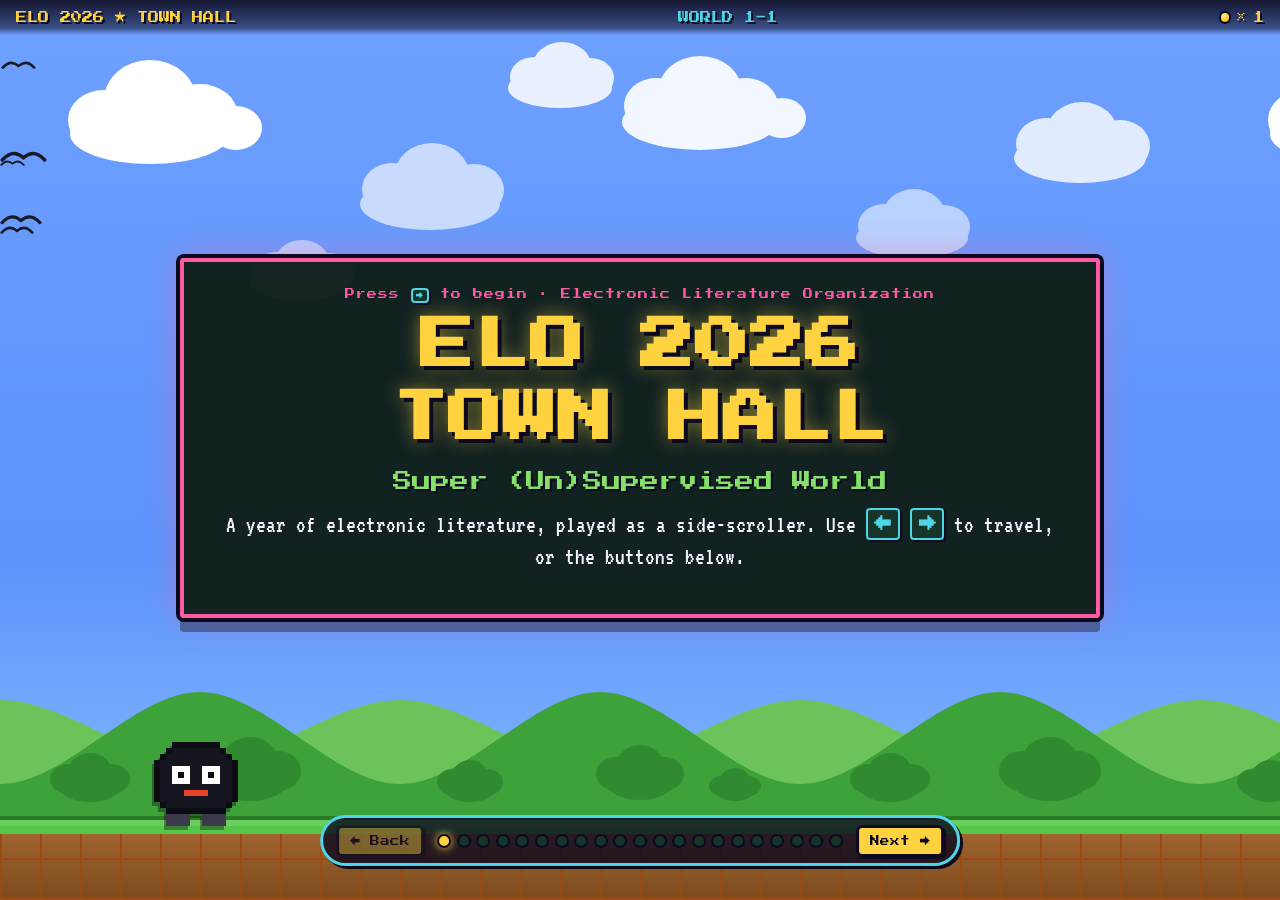
<file: townhall/index.html>
<!DOCTYPE html>
<html lang="en">
<head>
<meta charset="UTF-8">
<meta name="viewport" content="width=device-width, initial-scale=1.0">
<title>ELO 2026 Town Hall — Super (Un)Supervised World</title>
<meta name="description" content="The Electronic Literature Organization 2026 Town Hall, presented as a retro side-scrolling adventure. Press the arrow keys to move through the year in electronic literature.">
<link rel="preconnect" href="https://fonts.googleapis.com">
<link rel="preconnect" href="https://fonts.gstatic.com" crossorigin>
<link href="https://fonts.googleapis.com/css2?family=Press+Start+2P&family=VT323&display=swap" rel="stylesheet">
<link rel="stylesheet" href="townhall.css">
</head>
<body>
<a class="skip-link" href="#stage-title">Skip to Town Hall content</a>

<div id="game" role="application" aria-label="ELO 2026 Town Hall side-scrolling slide deck. Use the left and right arrow keys to move between slides.">

  <!-- Parallax scenery -->
  <div class="layer layer-sky" aria-hidden="true"></div>
  <div class="layer layer-clouds" id="clouds" aria-hidden="true"></div>
  <div class="layer layer-hills" id="hills" aria-hidden="true"></div>

  <!-- The scrolling world of stages -->
  <div id="world">

    <!-- 1. TITLE -->
    <section class="stage stage-title" id="stage-title" aria-label="Slide 1: Title">
      <div class="panel panel-hero">
        <p class="kicker">Press <span class="key">&rarr;</span> to begin &middot; Electronic Literature Organization</p>
        <h1 class="title-flash">ELO&nbsp;2026<br>TOWN&nbsp;HALL</h1>
        <p class="subtitle">Super (Un)Supervised World</p>
        <p class="lede">A year of electronic literature, played as a side-scroller. Use <span class="key">&larr;</span> <span class="key">&rarr;</span> to travel, or the buttons below.</p>
      </div>
    </section>

    <!-- 2. CREDITS / BOARD -->
    <section class="stage" id="stage-credits" aria-label="Slide 2: The Board">
      <div class="panel">
        <h2 class="stage-heading"><span class="pblock">?</span> The Board &mdash; Player Select</h2>
        <p class="stage-note">The people steering the ELO this year.</p>
        <ul class="roster">
          <li class="officer"><span class="badge-role">President</span><span class="who">Anastasia Salter</span></li>
          <li class="officer"><span class="badge-role">Treasurer</span><span class="who">Dene Grigar</span></li>
          <li class="officer"><span class="badge-role">Secretary</span><span class="who">Davin Heckman</span></li>
          <li class="officer"><span class="badge-role">Dir. of Communication</span><span class="who">Mark C. Marino</span></li>
          <li class="officer"><span class="badge-role">ELO Coordinator</span><span class="who">PD Edgar</span></li>
        </ul>
        <p class="stage-note">Board of Directors &amp; committees</p>
        <ul class="roster roster-members">
          <li>Lyle Skains</li><li>Zach Whalen</li><li>Rui Torres</li>
          <li>Astrid Ensslin</li><li>Lai-Tze Fan</li><li>Caitlin Fisher</li>
          <li>Erika F&uuml;l&ouml;p</li><li>Reham Hosny</li><li>Claudia Kozak</li>
          <li>Jason Nelson</li><li>Alex Saum-Pascual</li><li>Shanmugapriya T</li>
          <li>Joseph Tabbi</li>
        </ul>
      </div>
    </section>

    <!-- 3. TREASURER'S REPORT -->
    <section class="stage stage-coins" id="stage-treasurer" aria-label="Slide 3: Treasurer's Report">
      <div class="panel">
        <h2 class="stage-heading"><span class="coin-ico" aria-hidden="true"></span> Treasurer&rsquo;s Report</h2>
        <p class="stage-note">Presented by Dene Grigar, Treasurer</p>
        <div class="report-card">
          <p>The Treasurer&rsquo;s report covers the ELO&rsquo;s current financial health, membership, and the coins we&rsquo;ve banked toward this year&rsquo;s programs and next year&rsquo;s adventure.</p>
          <p>The organization enters 2026 with an estimated <strong>300 members</strong> worldwide.</p>
        </div>
        <div class="stat-coins" aria-hidden="true">
          <span class="stat-coin"><b>~300</b><small>ELO members</small></span>
        </div>
      </div>
    </section>

    <!-- 3b. MEMBERSHIP -->
    <section class="stage" id="stage-membership" aria-label="Slide: ELO Membership">
      <div class="panel">
        <h2 class="stage-heading">Powered by Membership</h2>
        <figure class="shot shot-logo">
          <img src="../assets/elo_logo.png" width="127" height="100" alt="Electronic Literature Organization logo.">
        </figure>
        <p class="report-card">Every ELO project and conference &mdash; the collections, the series, the archives, and gatherings like this one &mdash; can <strong>only be supported by membership</strong>. If the ELO&rsquo;s work matters to you, please join or renew.</p>
        <p class="link-line"><a href="https://eliterature.org/membership/" target="_blank" rel="noopener">Join or renew your ELO membership &rarr;</a></p>
      </div>
    </section>

    <!-- 4. PROJECTS & PARTNERS -->
    <section class="stage stage-world-sign" id="stage-projects" aria-label="Slide 4: Projects and Partners">
      <div class="panel">
        <h2 class="stage-heading">Projects &amp; Partners of the ELO</h2>
        <p class="lede">Warp pipes to the worlds the ELO builds and sustains &mdash; the collections, series, and sessions keeping electronic literature alive. Keep pressing <span class="key">&rarr;</span>.</p>
        <ul class="pipe-list">
          <li>ELC5</li><li>Bloomsbury Series</li><li>MLA</li><li>The NEXT</li><li>CELL &amp; ELD</li>
        </ul>
      </div>
    </section>

    <!-- 5. ELC5 -->
    <section class="stage" id="stage-elc5" aria-label="Slide 5: ELC5">
      <div class="panel">
        <h2 class="stage-heading"><span class="pblock">?</span> ELC5 &mdash; The Fifth Collection</h2>
        <div class="two-col">
          <div>
            <p>The <strong>Electronic Literature Collection, Volume 5</strong> is underway. The editorial retreat was hosted at <strong>UCF</strong>, with the collection&rsquo;s launch anticipated in <strong>2027</strong>.</p>
            <p class="stage-note">Editorial collective:</p>
            <ul class="team-list team-list-solo">
              <li><span class="who">Dan Cox</span></li>
              <li><span class="who">&Eacute;lika Ortega</span></li>
              <li><span class="who">Dani Spinosa</span></li>
              <li><span class="who">Zach Whalen</span></li>
            </ul>
          </div>
          <div class="power-up" aria-hidden="true">
            <span class="power-star">&#9733;</span>
            <span class="power-label">1&nbsp;UP: 2027</span>
          </div>
        </div>
      </div>
    </section>

    <!-- 6. BLOOMSBURY SERIES -->
    <section class="stage" id="stage-bloomsbury" aria-label="Slide 6: Bloomsbury Electronic Literature Series">
      <div class="panel">
        <h2 class="stage-heading">Bloomsbury &ldquo;Electronic Literature&rdquo; Series</h2>
        <p class="stage-note">Series editors: Astrid Ensslin &middot; Helen J. Burgess &middot; Mar&iacute;a Menc&iacute;a &middot; Alex Saum-Pascual &middot; Rui Torres &mdash; every volume also released Open Access.</p>
        <ul class="book-shelf">
          <li class="book">
            <img src="screenshots/grammalepsy.jpg" alt="Book cover: Grammalepsy — Essays on Digital Language Art by John Cayley.">
            <span class="book-meta">John Cayley &middot; 2020</span>
          </li>
          <li class="book">
            <img src="screenshots/digitalimaginary.jpg" alt="Book cover: The Digital Imaginary — Literature and Cinema of the Database, edited by Roderick Coover.">
            <span class="book-meta">Roderick Coover &middot; 2021</span>
          </li>
          <li class="book">
            <img src="screenshots/elitdh.jpg" alt="Book cover: Electronic Literature as Digital Humanities — Contexts, Forms, and Practices, edited by Dene Grigar and James O&rsquo;Sullivan.">
            <span class="book-meta">Grigar &amp; O&rsquo;Sullivan &middot; 2022</span>
          </li>
          <li class="book">
            <img src="screenshots/arabicelit.jpg" alt="Book cover: @ArabicElit — Electronic Literature in the Arab World by Reham Hosny.">
            <span class="book-meta">Reham Hosny &middot; 2026</span>
          </li>
          <li class="book">
            <img src="screenshots/instapoetry.jpg" alt="Book cover: Reading #Instapoetry — A Poetics of Instagram, edited by James Mackay and JuEunhae Knox.">
            <span class="book-meta">Mackay &amp; Knox &middot; 2026</span>
          </li>
        </ul>
        <p class="link-line"><a href="https://www.bloomsbury.com/us/series/electronic-literature/" target="_blank" rel="noopener">Browse the full series &rarr;</a></p>
      </div>
    </section>

    <!-- 7a. MLA 2026 -->
    <section class="stage" id="stage-mla" aria-label="Slide: MLA 2026">
      <div class="panel">
        <h2 class="stage-heading">MLA 2026 &mdash; Sponsored by the ELO</h2>
        <div class="two-col">
          <div class="mla-card">
            <h3 class="mla-year"><a href="https://anastasiasalter.net/DistantCoding/" target="_blank" rel="noopener">Distant Coding for the Digital Humanities</a></h3>
            <figure class="shot">
              <a href="https://anastasiasalter.net/DistantCoding/" target="_blank" rel="noopener" aria-label="Open the Distant Coding session page"><img src="screenshots/mla-distant-coding.jpg" width="1568" height="640" alt="Session page for Distant Coding for the Digital Humanities, MLA 2026 Session 213, presented by Anastasia Salter and Lai-Tze Fan."></a>
            </figure>
            <p>Session 213 &middot; Fri Jan 9 &middot; 10:15&ndash;11:30 AM<br>Anastasia Salter &amp; Lai-Tze Fan</p>
          </div>
          <div class="mla-card">
            <h3 class="mla-year"><a href="https://anastasiasalter.net/OpenSourceHumanities/" target="_blank" rel="noopener">Open Source Humanities in the Age of AI</a></h3>
            <figure class="shot">
              <a href="https://anastasiasalter.net/OpenSourceHumanities/" target="_blank" rel="noopener" aria-label="Open the Open Source Humanities session page"><img src="screenshots/mla-open-source.jpg" width="1568" height="640" alt="Session page for Open Source Humanities in the Age of AI, MLA 2026 Session 82."></a>
            </figure>
            <p>Session 82 &middot; Thu Jan 8 &middot; 3:30&ndash;4:45 PM &middot; MTCC 206F<br>Organized by Anastasia Salter &amp; Lai-Tze Fan</p>
          </div>
        </div>
      </div>
    </section>

    <!-- 7b. MLA 2027 -->
    <section class="stage" id="stage-mla-2027" aria-label="Slide: MLA 2027 upcoming">
      <div class="panel">
        <h2 class="stage-heading">MLA 2027 &mdash; Upcoming</h2>
        <p class="lede">Coming to the 2027 MLA Convention in Los Angeles.</p>
        <div class="three-col">
          <div class="mla-card">
            <h3 class="mla-year">Critical Coding: AI, Agency, and the Literary Imagination</h3>
            <p class="warp-forward">Tina Escaja, Liz Losh, Anastasia Salter, Mark Sample &amp; Mark Marino.</p>
            <p>Alex Saum-Pascual, presiding.</p>
          </div>
          <div class="mla-card">
            <h3 class="mla-year">Prompting the Avant-Garde: GenAI Writing and the Evolution of Procedural Poetics</h3>
            <p class="warp-forward">Craig Saper, Kimberly Hall &amp; &Eacute;lika Ortega.</p>
            <p>Alex Saum-Pascual, presiding.</p>
          </div>
          <div class="mla-card">
            <h3 class="mla-year">Alternate Minds: Ghosts, Aliens and Queer LLMs</h3>
            <p class="warp-forward">Ken Alba, Bart Kuipers &amp; Jeff Shrager.</p>
            <p>Mark Marino, presiding &middot; in collaboration with the Committee on Information Technology.</p>
            <p class="mla-pending">Pending approval</p>
          </div>
        </div>
      </div>
    </section>

    <!-- 8. THE NEXT -->
    <section class="stage stage-dark" id="stage-next" aria-label="Slide 8: The NEXT">
      <div class="panel">
        <h2 class="stage-heading">the NEXT &mdash; Museum of the Born-Digital</h2>
        <div class="two-col">
          <div>
            <p>The NEXT preserves <strong>over 3,000 works</strong> across <strong>30+ collections</strong> of born-digital art and literature, run through the Electronic Literature Lab at WSU Vancouver.</p>
            <p>This year&rsquo;s featured exhibit: <strong>Talan Memmott &mdash; Works on Screen, 1998&ndash;2016</strong>, curated by Dene Grigar (March 3 &ndash; July 27, 2026).</p>
            <p class="link-line"><a href="https://the-next.org/exhibition/works-on-screen/" target="_blank" rel="noopener">Enter the exhibit &rarr;</a></p>
          </div>
          <figure class="shot shot-glow">
            <img src="screenshots/thenext-works-on-screen.jpg" width="1568" height="640" alt="The NEXT exhibition Talan Memmott: Works on Screen, glowing green net-art thumbnails on a black screen linking to Introduction, Works, Criticism, Ephemera, Recordings, Testimonials, Biography, and Statement.">
          </figure>
        </div>
      </div>
    </section>

    <!-- 9. CELL / ELD -->
    <section class="stage" id="stage-cell" aria-label="Slide 9: CELL and ELD">
      <div class="panel">
        <h2 class="stage-heading">CELL &amp; the ELD &mdash; Finding the Field</h2>
        <div class="two-col">
          <figure class="shot">
            <img src="screenshots/cell.jpg" width="1568" height="640" alt="The Index homepage of the Consortium on Electronic Literature (CELL), showing its cross-database catalog of electronic literature.">
            <figcaption><strong>CELL</strong> &mdash; the Consortium on Electronic Literature. Founded 2009; its cross-database Index makes e-lit findable across member archives worldwide.</figcaption>
          </figure>
          <figure class="shot">
            <img src="screenshots/eld.jpg" width="1568" height="640" alt="The Electronic Literature Directory listing individual works with authors and publication years.">
            <figcaption><strong>ELD</strong> &mdash; the Electronic Literature Directory: an editorially reviewed, citable directory of individual works. Supervising editor: Davin Heckman.</figcaption>
          </figure>
        </div>
      </div>
    </section>

    <!-- 10a. CONFERENCES — the ELOrlando trilogy (the first two) -->
    <section class="stage" id="stage-conferences" aria-label="Slide: The ELOrlando Trilogy, the first two conferences">
      <div class="panel">
        <h2 class="stage-heading">Conferences &mdash; The ELOrlando Trilogy</h2>
        <p class="stage-note">This Town Hall concludes a three-conference run hosted from Orlando. The first two chapters:</p>
        <div class="two-col">
          <figure class="shot">
            <img src="elo2020.png" width="1920" height="1230" alt="STARS usage dashboard for ELO 2020: 16,321 downloads, 34,110 metadata page hits, 110 posted works, 132 countries, shown on a world map.">
            <figcaption>ELO 2020 &mdash; &ldquo;(un)continuity&rdquo; &middot; #ELOrlando &middot; 16,321 downloads &middot; 132 countries</figcaption>
          </figure>
          <figure class="shot">
            <img src="elo2024.png" width="1920" height="1230" alt="STARS usage dashboard for ELO 2024: 7,981 downloads, 12,445 metadata page hits, 115 posted works, 116 countries, shown on a world map.">
            <figcaption>ELO 2024 &mdash; &ldquo;(Un)linked&rdquo; &middot; 7,981 downloads &middot; 116 countries</figcaption>
          </figure>
        </div>
      </div>
    </section>

    <!-- 10b. CONFERENCES — ELO 2026 (un)supervised (this year) -->
    <section class="stage" id="stage-2026" aria-label="Slide: ELO 2026 (un)supervised">
      <div class="panel">
        <h2 class="stage-heading">ELO 2026 &mdash; The Final Chapter</h2>
        <figure class="shot shot-logo">
          <img src="../elo.png" width="400" height="170" alt="ELO (un)supervised 2026 conference logo.">
        </figure>
        <div class="stat-coins" aria-hidden="true">
          <span class="stat-coin"><b>250</b><small>registrants</small></span>
          <span class="stat-coin"><b>268</b><small>proceedings pages</small></span>
          <span class="stat-coin"><b>48</b><small>exhibition works</small></span>
          <span class="stat-coin"><b>110</b><small>events</small></span>
        </div>
        <p class="report-card"><strong>ELO 2026 (un)supervised</strong> &mdash; the third and final ELOrlando chapter &mdash; welcomed <strong>250 registrants</strong>, and our open-access repository is almost complete: a <strong>268-page proceedings</strong>, a <strong>48-work exhibition</strong>, and the full program on STARS. Please share and use it!</p>
        <p class="link-line"><a href="https://stars.library.ucf.edu/elo2026/" target="_blank" rel="noopener">ELO 2026 on STARS &rarr;</a></p>
      </div>
    </section>

    <!-- 10c. THANK YOU — Conference Committee -->
    <section class="stage" id="stage-thanks-committee" aria-label="Slide: Thank you, Conference Committee">
      <div class="panel">
        <h2 class="stage-heading">Thank You &mdash; Conference Committee</h2>
        <p class="stage-note">The team that built ELO 2026 (un)supervised.</p>
        <ul class="roster">
          <li class="officer"><span class="badge-role">Co-Chair</span><span class="who">Anastasia Salter</span></li>
          <li class="officer"><span class="badge-role">Co-Chair</span><span class="who">John Murray</span></li>
          <li class="officer"><span class="badge-role">Exhibition Co-Chair</span><span class="who">Lyle Skains</span></li>
          <li class="officer"><span class="badge-role">Exhibition Co-Chair</span><span class="who">Daniel Cox</span></li>
          <li class="officer"><span class="badge-role">Web Chair</span><span class="who">Mike Shier</span></li>
          <li class="officer"><span class="badge-role">Logistics Chair</span><span class="who">PD Edgar</span></li>
          <li class="officer"><span class="badge-role">Proceedings Chair</span><span class="who">Jack Murray</span></li>
          <li class="officer"><span class="badge-role">Exhibitions Team</span><span class="who">Alyssa Barrack</span></li>
          <li class="officer"><span class="badge-role">Exhibitions Team</span><span class="who">Ricky Finch</span></li>
          <li class="officer"><span class="badge-role">Committee</span><span class="who">Emily Johnson</span></li>
          <li class="officer"><span class="badge-role">Committee</span><span class="who">Mel Stanfill</span></li>
        </ul>
      </div>
    </section>

    <!-- 10d. THANK YOU — Artistic & Scientific Committee -->
    <section class="stage" id="stage-thanks-jury" aria-label="Slide: Thank you, Artistic and Scientific Committee">
      <div class="panel">
        <h2 class="stage-heading">Thank You &mdash; Artistic &amp; Scientific Committee</h2>
        <p class="stage-note">The jurors and reviewers who shaped the exhibition and the program.</p>
        <ul class="roster roster-members">
          <li>Alex Saum-Pascual</li><li>Alia Hall</li><li>Alyssa Barrack</li>
          <li>Anastasia Salter</li><li>Anne Sullivan</li><li>Anyssa Gonzalez</li>
          <li>Astrid Ensslin</li><li>Christina Restrepo Nazar</li><li>Claudia Kozak</li>
          <li>Dan Cox</li><li>Daniel Heslep</li><li>Deena Larsen</li>
          <li>Dene Grigar</li><li>&Eacute;lika Ortega</li><li>Emery Beckman</li>
          <li>Emily K. Johnson</li><li>Farrah Cato</li><li>Glenn S. Ritchey III</li>
          <li>J.M.L. Whittington</li><li>Jack Murray</li><li>Jason Nelson</li>
          <li>John T. Murray</li><li>Kathi Inman Berens</li><li>Kirk M. Lundblade</li>
          <li>LJ Connolly</li><li>Lyle Skains</li><li>Mark C. Marino</li><li>Mel Stanfill</li>
          <li>Mez Breeze</li><li>Mike Shier</li><li>Mirek Stolee</li>
          <li>Nikki Barnes</li><li>PB Berge</li><li>P.D. Edgar</li>
          <li>Ricky Finch</li><li>Samya Brata Roy</li><li>Shanmugapriya T</li>
          <li>Stuart Moulthrop</li><li>Vee Kennedy</li><li>Yingzi Kong</li>
          <li>Zach Whalen</li>
        </ul>
      </div>
    </section>

    <!-- 10e. THANK YOU — Video Team & Moderators -->
    <section class="stage" id="stage-thanks-video" aria-label="Slide: Thank you, Video Team and Moderators">
      <div class="panel">
        <h2 class="stage-heading">Thank You &mdash; Video Team &amp; Moderators</h2>
        <p class="stage-note">Moderators &amp; Video Team coordinated by <strong>Mike Shier</strong></p>
        <p class="stage-note">Video Team</p>
        <ul class="roster roster-members">
          <li>M&oacute;nica Gonzalez Burgos &middot; Chair</li>
          <li>Frederic Caeyers</li><li>LJ Connolly</li><li>Tyler Gillis</li>
          <li>Christina Restrepo Nazar</li><li>J.M.L. Whittington</li>
        </ul>
        <p class="stage-note">Moderators</p>
        <ul class="roster roster-members">
          <li>Vee Kennedy</li><li>Emery Beckman</li><li>Emilie Buckley</li>
          <li>Daniel Heslep</li><li>Alyssa Barrack</li><li>Favour Boluwade</li>
          <li>Kirk Lundblade</li><li>Matthew Bryan</li><li>P.D. Edgar</li>
          <li>Glenn S. Ritchey III</li><li>Mark C. Marino</li><li>Zach Whalen</li>
          <li>Reliance Enwerem</li>
        </ul>
      </div>
    </section>

    <!-- 10f. SPONSORS -->
    <section class="stage" id="stage-sponsors" aria-label="Slide: Sponsors">
      <div class="panel">
        <h2 class="stage-heading">With Thanks to Our Sponsors</h2>
        <ul class="sponsor-wall">
          <li class="sponsor-card">
            <img src="../assets/sponsors/chdr.png" alt="Center for Humanities and Digital Research logo.">
          </li>
          <li class="sponsor-card sponsor-wordmark">
            <span class="sw-top">University of Central Florida</span>
            <span class="sw-name">College of Arts&nbsp;&amp; Humanities</span>
          </li>
          <li class="sponsor-card sponsor-wordmark">
            <span class="sw-top">University of Central Florida</span>
            <span class="sw-name">Texts&nbsp;&amp; Technology<br>Ph.D. Program</span>
          </li>
        </ul>
        <p class="report-card">The sponsorship of these organizations is what makes it possible to run this conference <strong>free of charge</strong> &mdash; as a membership drive for the ELO. Thank you for helping keep electronic literature open to everyone.</p>
      </div>
    </section>

    <!-- 11. BIG REVEAL -->
    <section class="stage stage-reveal" id="stage-reveal" aria-label="Slide 11: ELO 2027 announcement">
      <div class="panel panel-hero">
        <p class="kicker">World 2-0 &middot; The next adventure</p>
        <h2 class="title-flash reveal-title">ELO&nbsp;2027</h2>
        <p class="subtitle">Universidad del Norte<br>Barranquilla, Colombia</p>
        <p class="lede">The ELO is heading to South America! Our 2027 conference will be hosted by Universidad del Norte.</p>
        <ul class="team-list">
          <li><span class="who">Mar&iacute;a Cecilia Reyes</span><span class="aff">Universidad del Norte</span></li>
          <li><span class="who">Jaime Rodr&iacute;guez</span><span class="aff">Universidad de los Andes</span></li>
          <li><span class="who">Nelson Vera</span><span class="aff">Universidad de los Andes</span></li>
          <li><span class="who">Mauricio V&aacute;squez</span><span class="aff">EAFIT</span></li>
        </ul>
      </div>
    </section>

    <!-- 12. MORE TO COME -->
    <section class="stage" id="stage-more" aria-label="Slide 12: More conferences to come">
      <div class="panel">
        <h2 class="stage-heading">And there&rsquo;s more&hellip;</h2>
        <p class="lede">We have more exciting conferences already in the works, and we look forward to sharing the details with you soon. Watch this warp zone.</p>
      </div>
    </section>

    <!-- 13. Q&A -->
    <section class="stage" id="stage-qa" aria-label="Slide 13: Q and A">
      <div class="panel">
        <h2 class="stage-heading"><span class="pblock">?</span> Q&amp;A &mdash; Your Turn, Player 2</h2>
        <ul class="qa-list">
          <li>What would you like to see next from the ELO?</li>
          <li>How do you feel about income-based membership?</li>
          <li>What do you wish we were thinking about or doing?</li>
        </ul>
        <p class="stage-note">Unmute, raise a hand, or drop it in the chat.</p>
      </div>
    </section>

    <!-- 14. THANK YOU / FLAGPOLE -->
    <section class="stage stage-end" id="stage-end" aria-label="Slide 14: Thank you">
      <div class="panel panel-hero">
        <h2 class="title-flash">THANK&nbsp;YOU</h2>
        <p class="subtitle">for playing the ELO 2026 Town Hall</p>
        <p class="lede">See you in Barranquilla. <span class="key">&larr;</span> to replay any level.</p>
        <p class="link-line"><a href="../index.html">&larr; Back to ELO 2026 home</a></p>
      </div>
      <div class="flagpole" aria-hidden="true"><span class="flag"></span></div>
      <div class="castle" aria-hidden="true"></div>
    </section>

  </div><!-- /#world -->

  <!-- Ground / bricks -->
  <div class="layer layer-ground" aria-hidden="true"></div>

  <!-- The hero sprite + the portal/door at the far end of each room -->
  <canvas id="hero" width="56" height="56" aria-hidden="true"></canvas>
  <div id="portal" aria-hidden="true"></div>

  <!-- World-transition flash + banner, and per-world particle FX -->
  <div id="world-flash" aria-hidden="true"></div>
  <div id="world-banner" aria-hidden="true"><span class="wb-num"></span><span class="wb-name"></span></div>
  <div id="fx-embers" aria-hidden="true"></div>
  <div id="fx-bubbles" aria-hidden="true"></div>
  <div id="fx-fish" aria-hidden="true"></div>
  <div id="fx-birds" aria-hidden="true"></div>

  <!-- Beach (Barranquilla) scenery: the setting sun and a pink flamingo -->
  <div id="beach-sun" aria-hidden="true"></div>
  <div id="flamingo" aria-hidden="true">
    <svg viewBox="0 0 96 160" xmlns="http://www.w3.org/2000/svg">
      <g stroke="#ff9ec2" stroke-width="4" fill="none" stroke-linecap="round">
        <path d="M46 100 L44 152"/>
        <path d="M54 100 L62 126 L56 152"/>
        <path d="M40 152 L50 152"/>
        <path d="M52 152 L62 152"/>
      </g>
      <path d="M20 84 L4 76 L22 92 Z" fill="#ff8fb8"/>
      <ellipse cx="46" cy="86" rx="28" ry="19" fill="#ff6ea6"/>
      <path d="M34 80 q18 -9 30 2 q-14 10 -30 -2 Z" fill="#ff8fb8"/>
      <path d="M60 74 C80 68 78 40 63 31 C51 24 55 13 67 11" stroke="#ff6ea6" stroke-width="9" fill="none" stroke-linecap="round"/>
      <circle cx="66" cy="12" r="8" fill="#ff6ea6"/>
      <path d="M72 11 L90 19 L72 20 Z" fill="#ffcf6a"/>
      <path d="M83 16 L90 19 L84 21 Z" fill="#1a1a2a"/>
      <circle cx="68" cy="10" r="1.8" fill="#1a1a2a"/>
    </svg>
  </div>

  <!-- HUD -->
  <header id="hud">
    <span class="hud-title">ELO&nbsp;2026 &#9733; TOWN&nbsp;HALL</span>
    <span class="hud-world">WORLD <span id="world-num">1</span>-<span id="world-total">14</span></span>
    <span class="hud-coins"><span class="hud-coin" aria-hidden="true"></span>&times;<span id="coin-count">0</span></span>
  </header>


  <!-- Controls -->
  <nav id="controls" aria-label="Slide navigation">
    <button type="button" id="btn-prev" class="ctrl-btn">&larr; Back</button>
    <ol id="dots" aria-label="Jump to slide"></ol>
    <button type="button" id="btn-next" class="ctrl-btn">Next &rarr;</button>
  </nav>

  <!-- Polite live region announces the current slide to screen readers -->
  <p id="sr-status" class="visually-hidden" aria-live="polite"></p>
</div>

<script src="townhall.js"></script>
</body>
</html>
</file>
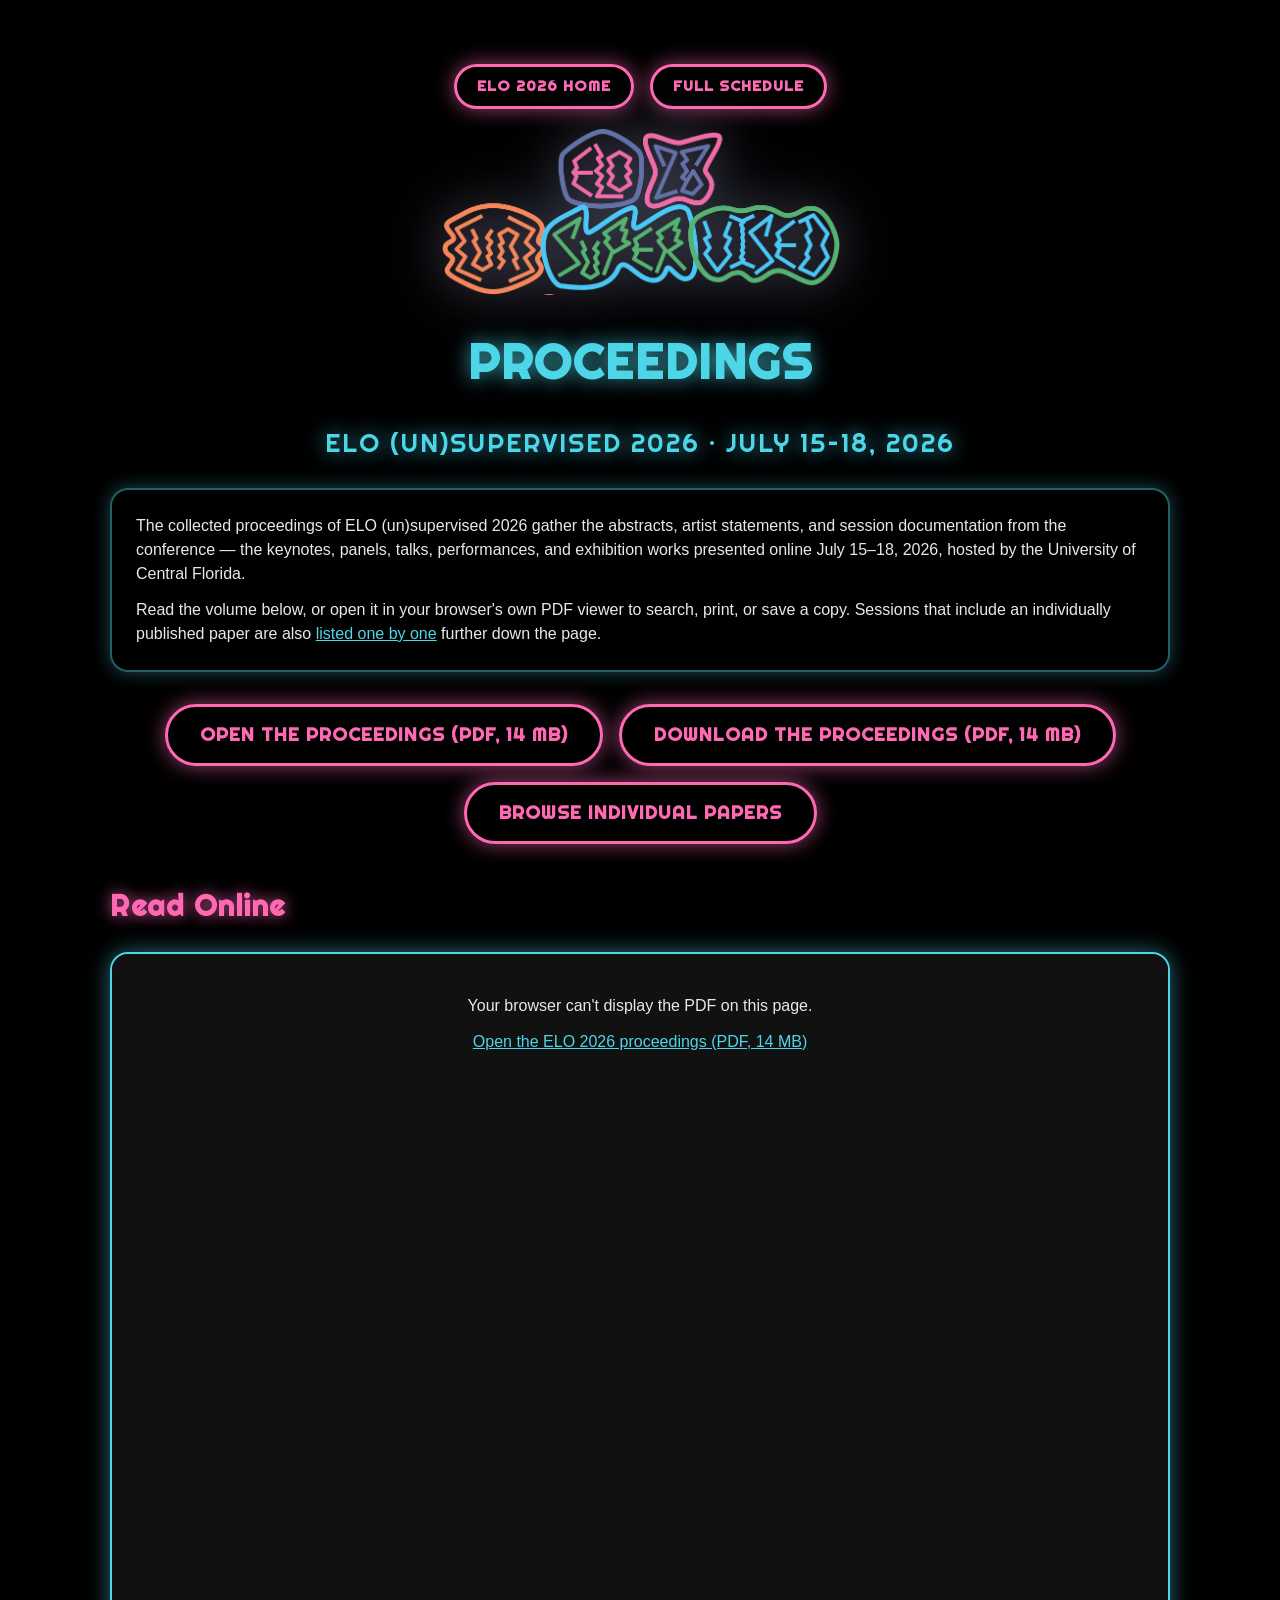
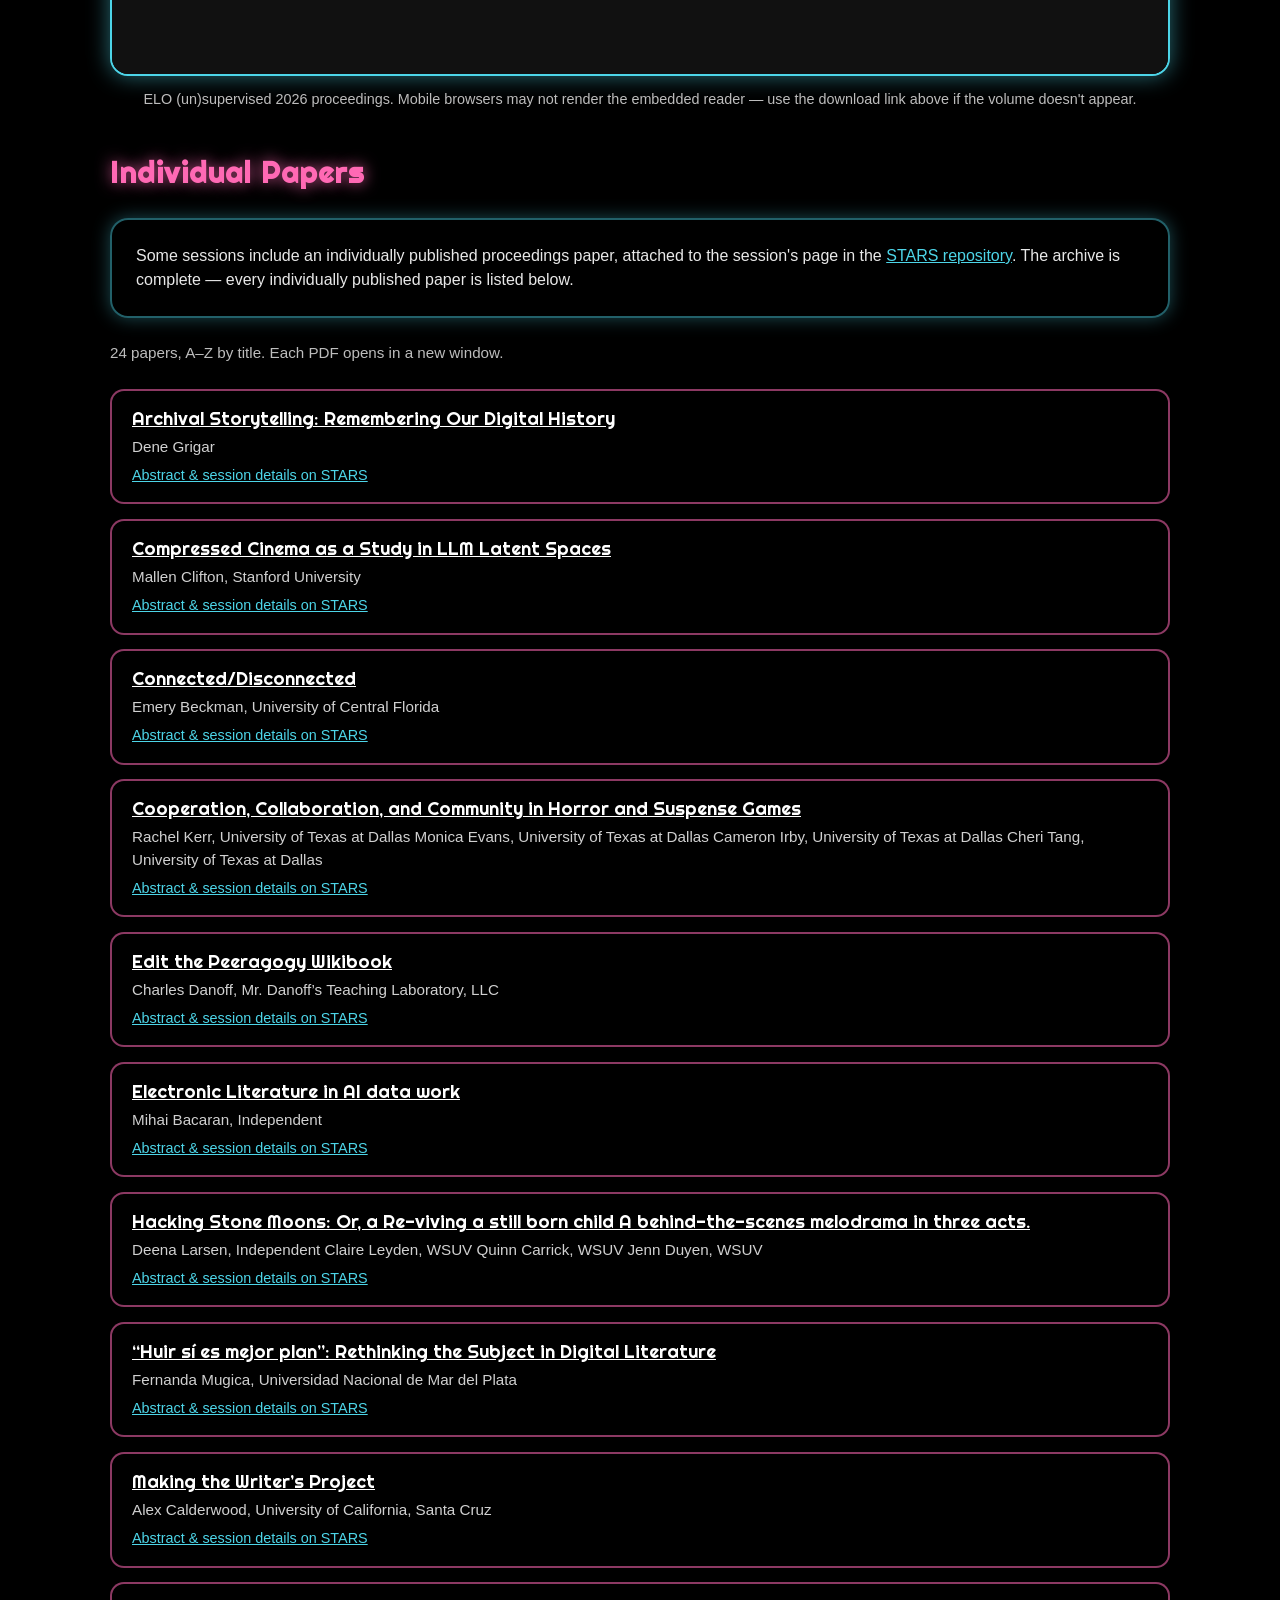
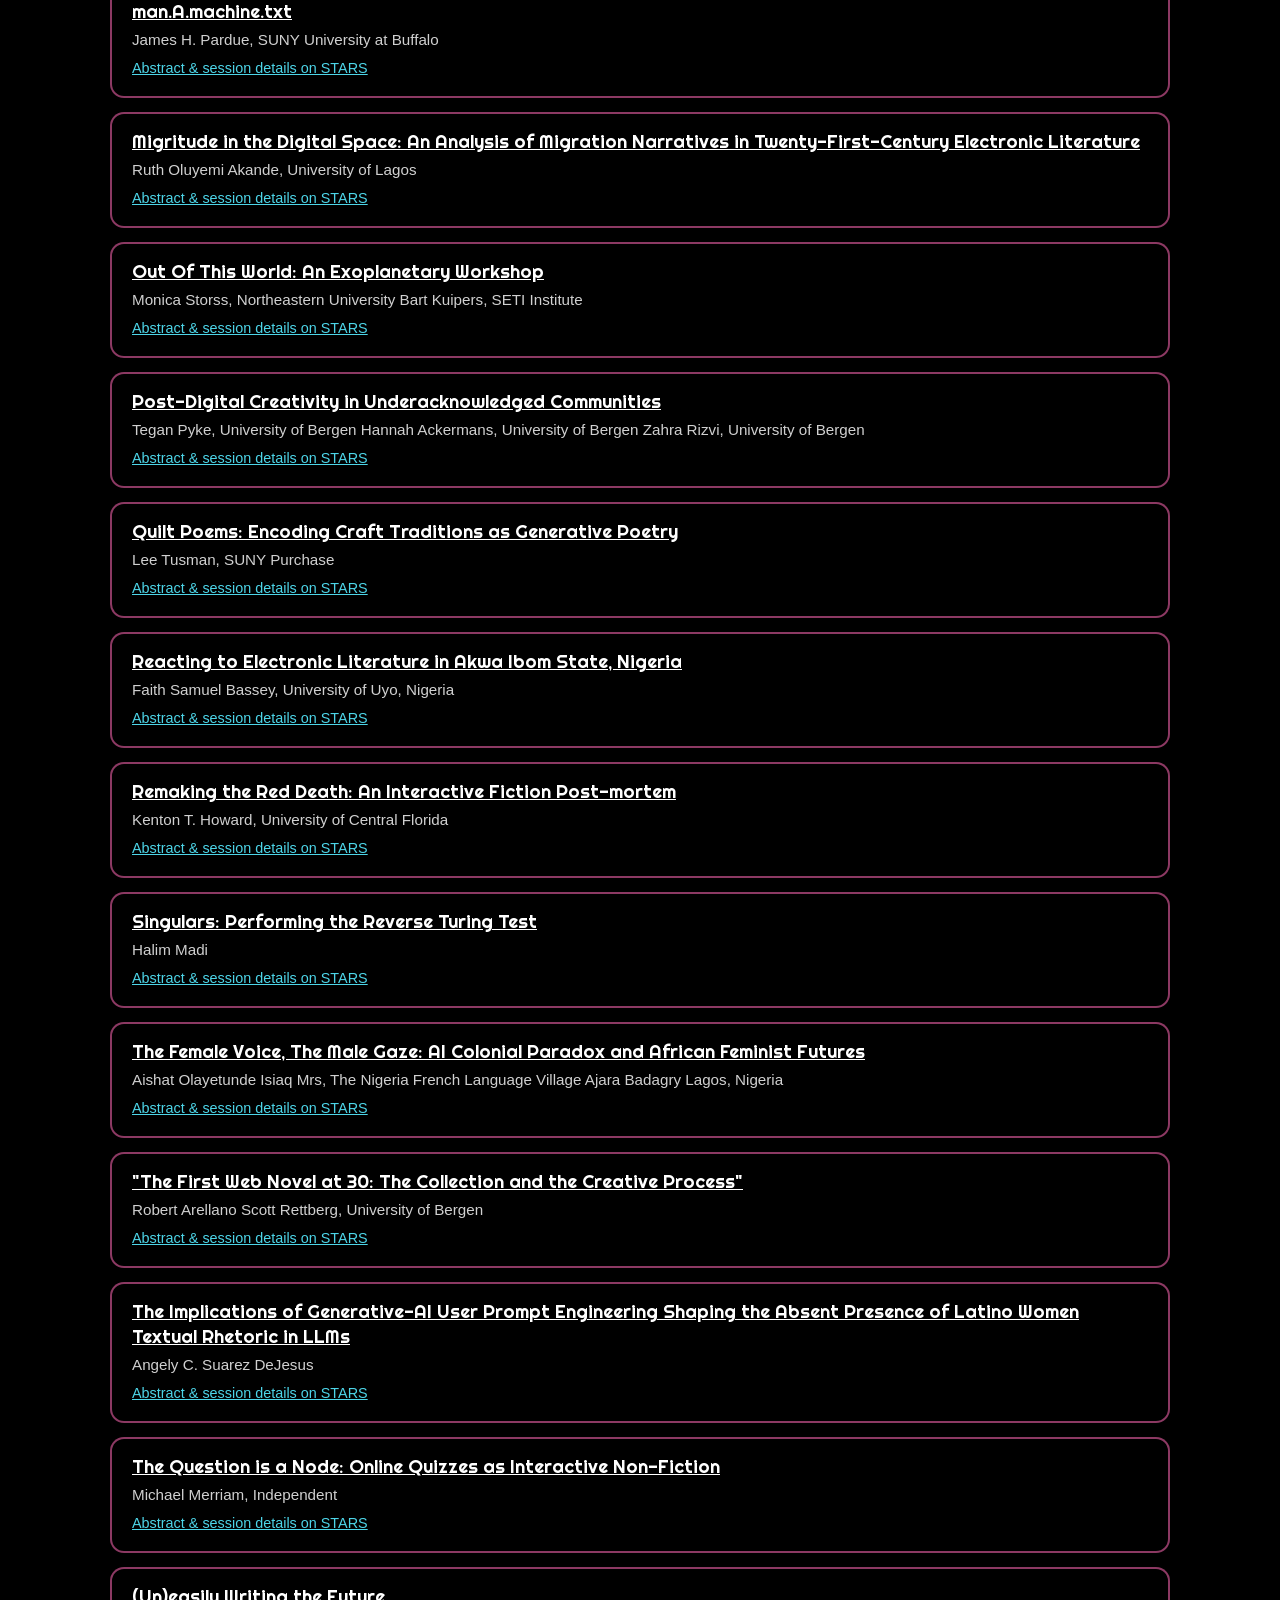
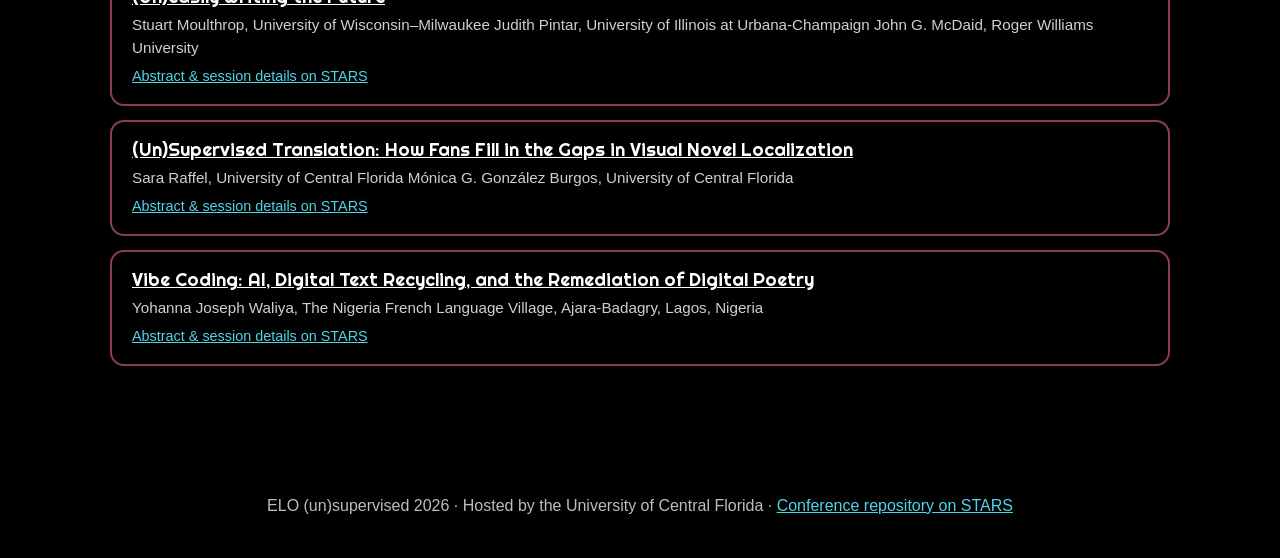
<file: proceedings.html>
<!DOCTYPE html>
<html lang="en">
<head>
    <meta charset="UTF-8">
    <meta name="viewport" content="width=device-width, initial-scale=1.0">
    <title>Proceedings - ELO 2026</title>
    <meta name="description" content="The collected proceedings of ELO (un)supervised 2026, the annual Electronic Literature Organization conference. Read online or download the full PDF.">
    <link href="https://fonts.googleapis.com/css2?family=Fredoka:wght@700&family=Righteous&display=swap" rel="stylesheet">
    <link rel="stylesheet" href="styles.css">
</head>
<body>
    <a class="skip-link" href="#main">Skip to the proceedings</a>
    <div class="content-wrapper">
        <header class="logo-header">
            <nav aria-label="Site navigation">
                <div class="cta-row header-nav">
                    <a href="index.html" class="cta-button">ELO 2026 Home</a>
                    <a href="schedule.html" class="cta-button">Full Schedule</a>
                </div>
            </nav>
            <img src="elo.png" alt="" width="400" height="170">
        </header>

        <main id="main" tabindex="-1">
            <h1 class="glow-heading">Proceedings</h1>
            <p class="tagline">ELO (un)supervised 2026 &middot; July 15&ndash;18, 2026</p>

            <div class="page-intro">
                <p>The collected proceedings of ELO (un)supervised 2026 gather the abstracts,
                artist statements, and session documentation from the conference &mdash; the
                keynotes, panels, talks, performances, and exhibition works presented online
                July 15&ndash;18, 2026, hosted by the University of Central Florida.</p>
                <p>Read the volume below, or open it in your browser's own PDF viewer to
                search, print, or save a copy. Sessions that include an individually
                published paper are also <a href="#papers">listed one by one</a> further
                down the page.</p>
            </div>

            <div class="cta-row">
                <a class="cta-button" href="https://projects.cah.ucf.edu/mediaartsexhibits/elo2026proceedings.pdf">
                    Open the Proceedings (PDF, 14&nbsp;MB)
                </a>
                <a class="cta-button" href="https://projects.cah.ucf.edu/mediaartsexhibits/elo2026proceedings.pdf" download>
                    Download the Proceedings (PDF, 14&nbsp;MB)
                </a>
                <a class="cta-button" href="#papers">
                    Browse Individual Papers
                </a>
            </div>

            <h2 class="glow-subheading" id="read-online">Read Online</h2>
            <figure class="pdf-figure">
                <div class="pdf-frame">
                    <object class="pdf-embed"
                            data="https://projects.cah.ucf.edu/mediaartsexhibits/elo2026proceedings.pdf"
                            type="application/pdf"
                            aria-label="ELO 2026 proceedings, embedded PDF reader">
                        <div class="pdf-fallback">
                            <p>Your browser can't display the PDF on this page.</p>
                            <p><a href="https://projects.cah.ucf.edu/mediaartsexhibits/elo2026proceedings.pdf">
                            Open the ELO 2026 proceedings (PDF, 14&nbsp;MB)</a></p>
                        </div>
                    </object>
                </div>
                <figcaption class="pdf-caption">
                    ELO (un)supervised 2026 proceedings. Mobile browsers may not render the
                    embedded reader &mdash; use the download link above if the volume doesn't
                    appear.
                </figcaption>
            </figure>

            <h2 class="glow-subheading" id="papers">Individual Papers</h2>
            <div class="page-intro">
                <p>Some sessions include an individually published proceedings paper,
                attached to the session's page in the
                <a href="https://stars.library.ucf.edu/elo2026/" target="_blank" rel="noopener">STARS repository</a>.
                The archive is complete &mdash; every individually published paper
                is listed below.</p>
            </div>
            <p class="paper-count" id="paper-count" aria-live="polite"></p>
            <ul class="paper-list" id="paper-list">
                <li class="status-message">Loading the paper list&hellip; If it doesn't
                appear, browse the individual papers in the
                <a href="https://stars.library.ucf.edu/elo2026/" target="_blank" rel="noopener">conference repository on STARS</a>.</li>
            </ul>
        </main>
    </div>
    <footer class="site-footer">
        <p>ELO (un)supervised 2026 &middot; Hosted by the University of Central Florida &middot;
        <a href="https://stars.library.ucf.edu/elo2026/">Conference repository on STARS</a></p>
    </footer>
    <script type="module" src="js/papers.js"></script>
</body>
</html>
</file>
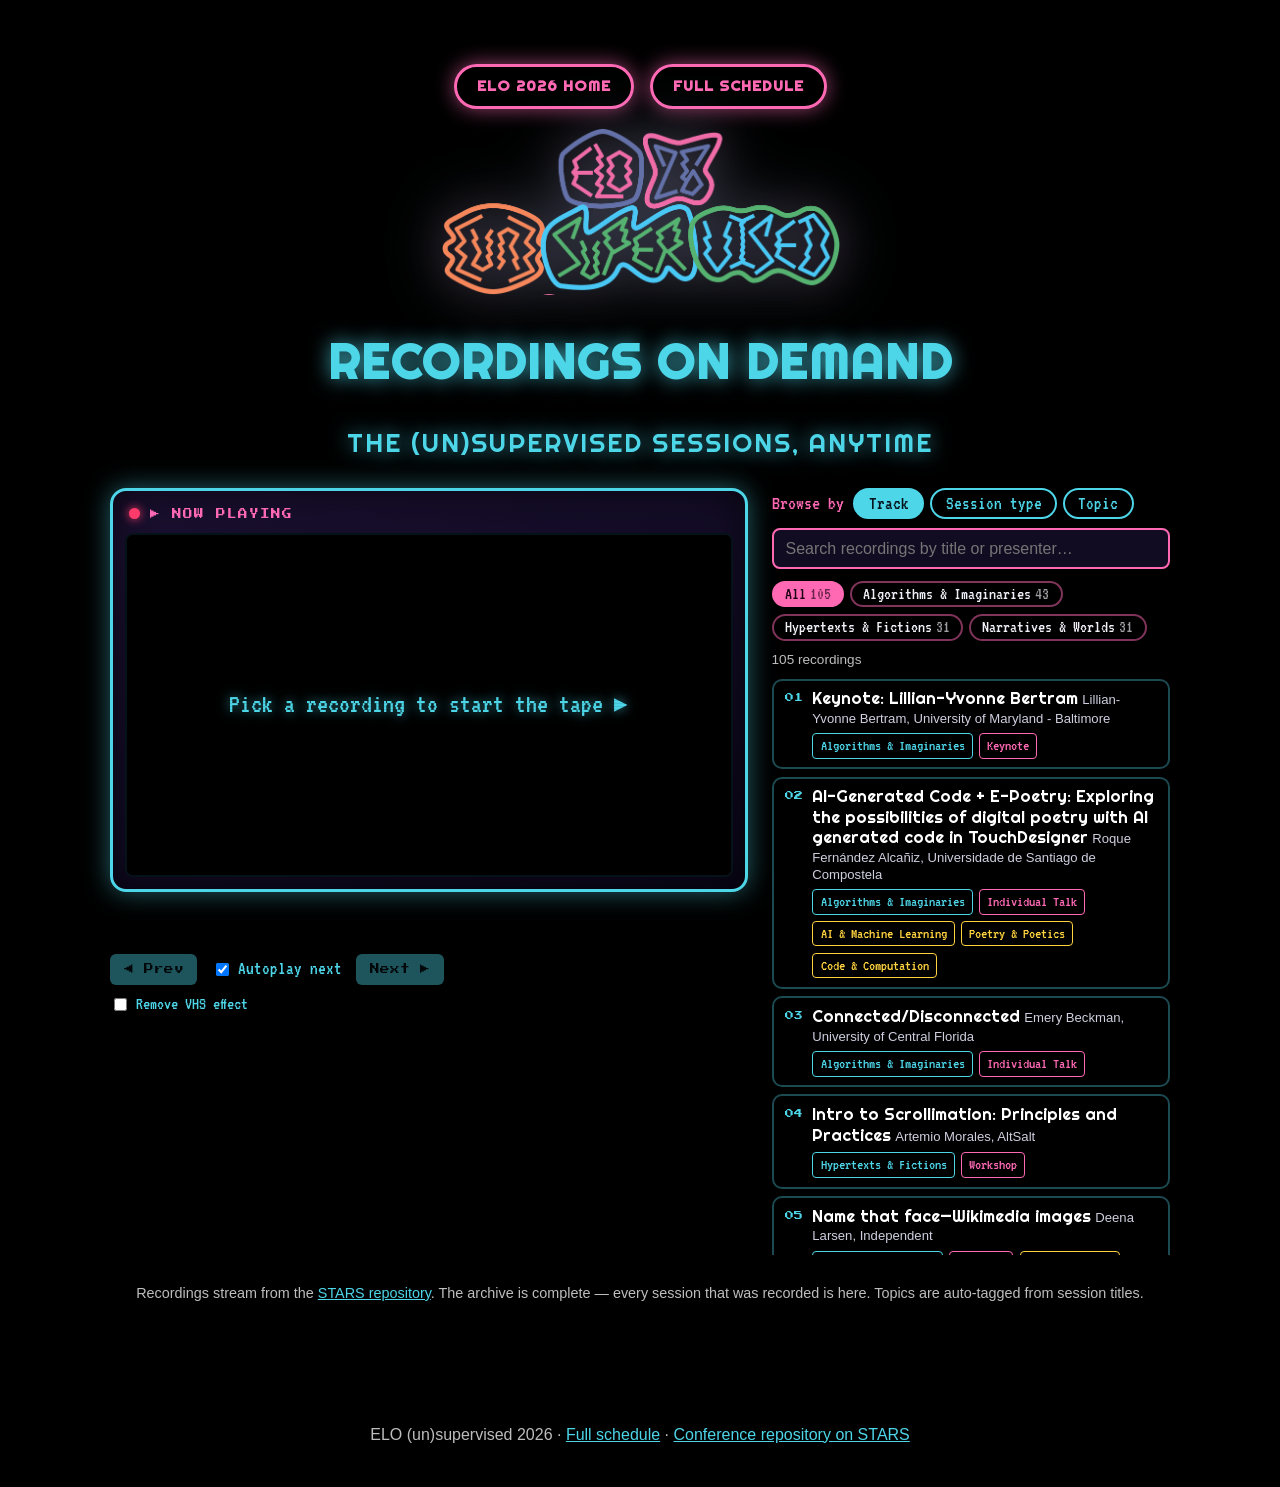
<file: recordings.html>
<!DOCTYPE html>
<html lang="en">
<head>
    <meta charset="UTF-8">
    <meta name="viewport" content="width=device-width, initial-scale=1.0">
    <title>Recordings On Demand — ELO 2026 (un)supervised</title>
    <meta name="description" content="Watch ELO 2026 (un)supervised conference recordings on demand. Browse playlists by track, session type, or topic. Streamed from the STARS repository.">
    <link rel="preconnect" href="https://fonts.googleapis.com">
    <link rel="preconnect" href="https://fonts.gstatic.com" crossorigin>
    <link href="https://fonts.googleapis.com/css2?family=Fredoka:wght@700&family=Press+Start+2P&family=Righteous&family=VT323&display=swap" rel="stylesheet">
    <link rel="stylesheet" href="styles.css">
    <link rel="stylesheet" href="recordings.css">
</head>
<body>
    <a class="skip-link" href="#main">Skip to content</a>
    <div class="content-wrapper">
        <header class="logo-header">
            <nav aria-label="Site navigation">
                <div class="cta-row header-nav">
                    <a href="index.html" class="cta-button">ELO 2026 Home</a>
                    <a href="schedule.html" class="cta-button">Full Schedule</a>
                </div>
            </nav>
            <img src="elo.png" alt="" width="400" height="170">
            <h1 class="glow-heading">Recordings On Demand</h1>
            <p class="tagline">The (un)supervised sessions, anytime</p>
        </header>

        <main id="main">
            <div class="rec-layout">
                <!-- Player -->
                <section class="rec-player-col" aria-label="Now playing">
                    <div class="crt">
                        <div class="crt-bezel">
                            <span class="crt-led" aria-hidden="true"></span>
                            <span class="crt-nowplaying">&#9654; NOW PLAYING</span>
                            <span class="crt-count" id="rec-position"></span>
                        </div>
                        <div class="crt-screen">
                            <div class="video-holder" id="video-holder">
                                <p class="crt-idle" id="crt-idle">Pick a recording to start the tape &#9656;</p>
                            </div>
                            <div class="scanlines" aria-hidden="true"></div>
                        </div>
                    </div>
                    <div class="now-meta" id="now-meta"></div>
                    <div class="rec-transport">
                        <button type="button" id="rec-prev" class="pixel-btn">&#9664; Prev</button>
                        <label class="autoplay-toggle"><input type="checkbox" id="rec-autoplay" checked> Autoplay next</label>
                        <button type="button" id="rec-next" class="pixel-btn">Next &#9654;</button>
                    </div>
                    <label class="autoplay-toggle vhs-toggle">
                        <input type="checkbox" id="vhs-toggle"> Remove VHS effect
                    </label>
                </section>

                <!-- Playlists / browser -->
                <section class="rec-list-col" aria-label="Recording playlists">
                    <div class="rec-browse">
                        <span class="rec-browse-label">Browse by</span>
                        <div class="rec-tabs" role="tablist" id="rec-tabs" aria-label="Group recordings by">
                            <button role="tab" type="button" class="rec-tab" data-dim="track" aria-selected="true">Track</button>
                            <button role="tab" type="button" class="rec-tab" data-dim="type" aria-selected="false">Session type</button>
                            <button role="tab" type="button" class="rec-tab" data-dim="tag" aria-selected="false">Topic</button>
                        </div>
                    </div>
                    <input type="search" id="rec-search" class="rec-search" placeholder="Search recordings by title or presenter…" aria-label="Search recordings">
                    <div class="rec-chips" id="rec-chips" role="group" aria-label="Playlists"></div>
                    <p class="rec-count" id="rec-count" aria-live="polite"></p>
                    <ol class="rec-list" id="rec-list"></ol>
                </section>
            </div>
            <p class="rec-source-note">Recordings stream from the
                <a href="https://stars.library.ucf.edu/elo2026/" target="_blank" rel="noopener">STARS repository</a>.
                The archive is complete &mdash; every session that was recorded is here.
                Topics are auto-tagged from session titles.</p>
        </main>
    </div>
    <footer class="site-footer">
        <p>ELO (un)supervised 2026 &middot; <a href="schedule.html">Full schedule</a>
        &middot; <a href="https://stars.library.ucf.edu/elo2026/">Conference repository on STARS</a></p>
    </footer>
    <script type="module" src="js/recordings.js"></script>
</body>
</html>
</file>
<file: townhall/townhall.css>
/* ===========================================================
   ELO 2026 Town Hall — "Super (Un)Supervised World"
   A retro side-scrolling slide deck.
   Palette borrows the ELO logo colors + classic 8-bit sky.
   =========================================================== */

:root {
  --sky:        #5c94fc;
  --sky-top:    #6ea0ff;
  --pink:       #ff5aa2;
  --cyan:       #4dd5e8;
  --orange:     #ff9a3c;
  --green:      #57c74a;
  --purple:     #6b7bc9;
  --coin:       #ffd23f;
  --coin-edge:  #d99a12;
  --brick:      #c8641d;
  --brick-dark: #9c4a12;
  --ground:     #8a5a2b;
  --ground-top: #57c74a;
  --panel:      #171233;
  --panel-2:    #221a49;
  --ink:        #f5f2ff;
  --ink-dim:    #c9c1ec;
  --stroke:     #0d0a1f;

  /* per-world scenery palette — land defaults; overridden by [data-world] */
  --sky-a: #6ea0ff; --sky-b: #5c94fc; --sky-c: #8fc0ff;
  --cloud-a: #ffffff; --cloud-b: #eef6ff;
  --hill-a: #3a9d38; --hill-b: #45b642;
  --turf: #57c74a; --turf-edge: #2c7a25;
  --soil-a: #a86a33; --soil-b: #7a4a1e; --soil-line: #9c4a12;
  --accent: #57c74a;
  /* per-world PANEL palette (land / grassland defaults) */
  --panel-bg: rgba(14, 28, 22, 0.95);
  --panel-2: #16342a;
  --heading: #86e06a;
}

/* WORLD 2 — FIRE / VOLCANO */
#game[data-world="fire"] {
  --sky-a: #1a0710; --sky-b: #7d1e12; --sky-c: #f2711c;
  --cloud-a: #3a1414; --cloud-b: #521a17;
  --hill-a: #230b0d; --hill-b: #3d1413;
  --turf: #e85a1e; --turf-edge: #ffcf33;
  --soil-a: #3a1410; --soil-b: #150706; --soil-line: #e8412a;
  --accent: #ff9a3c;
  --panel-bg: rgba(34, 14, 12, 0.95);
  --panel-2: #3a1c15;
  --heading: #ffc24d;
}

/* WORLD 3 — WATER / OCEAN */
#game[data-world="water"] {
  --sky-a: #05202f; --sky-b: #0e4c66; --sky-c: #2f9fb8;
  --cloud-a: #c7f2ff; --cloud-b: #93ddff;
  --hill-a: #0e4863; --hill-b: #1a6f7f;
  --turf: #2ec4b6; --turf-edge: #f3e2a8;
  --soil-a: #123a52; --soil-b: #07202f; --soil-line: #1f6f8f;
  --accent: #4dd5e8;
  --panel-bg: rgba(7, 30, 44, 0.95);
  --panel-2: #103a4d;
  --heading: #58d7ec;
}

/* WORLD 4 — BEACH / BARRANQUILLA (the ELO 2027 reveal + finale) */
#game[data-world="beach"] {
  --sky-a: #3a5a9e; --sky-b: #ff8fa3; --sky-c: #ffd98a;   /* dusk: blue -> coral -> gold */
  --cloud-a: #ffe3c8; --cloud-b: #ffc6d8;
  --hill-a: #1f7a70; --hill-b: #2ec4b6;
  --turf: #ffe0a3; --turf-edge: #ffb37a;
  --soil-a: #efc47e; --soil-b: #cfa25c; --soil-line: #d9a95e;
  --accent: #ff6ea6;
  --panel-bg: rgba(40, 20, 40, 0.94);
  --panel-2: #3c2038;
  --heading: #ffb0d0;
}

* { box-sizing: border-box; }

html, body {
  margin: 0;
  height: 100%;
  overflow: hidden;
  background: #0d0a1f;
  color: var(--ink);
  font-family: "VT323", "Courier New", monospace;
}

img { image-rendering: pixelated; }

/* ---- skip link ---- */
.skip-link {
  position: absolute;
  left: -9999px;
  top: 0;
  z-index: 200;
  background: var(--cyan);
  color: #000;
  padding: 0.6rem 1rem;
  font-family: "Press Start 2P", monospace;
  font-size: 0.7rem;
  text-decoration: none;
}
.skip-link:focus { left: 8px; top: 8px; }

.visually-hidden {
  position: absolute; width: 1px; height: 1px; margin: -1px;
  padding: 0; overflow: hidden; clip: rect(0 0 0 0); white-space: nowrap; border: 0;
}

/* =========================================================== */
/*  GAME VIEWPORT                                              */
/* =========================================================== */

#game {
  position: fixed;
  inset: 0;
  overflow: hidden;
}

/* ---- parallax layers ---- */
.layer { position: absolute; left: 0; top: 0; pointer-events: none; }

.layer-sky {
  inset: 0;
  background: linear-gradient(180deg, var(--sky-a) 0%, var(--sky-b) 62%, var(--sky-c) 100%);
}

/* pixel clouds, seamlessly tiled, drift with slow parallax
   (parallax done in JS via background-position-x, so repeat-x = no edges) */
.layer-clouds {
  top: 4%;
  width: 100%;
  height: 70%;
  background-image: url("clouds.svg");
  background-repeat: repeat-x;
  background-size: 1200px 300px;
  background-position: 0 0;
  will-change: background-position;
}

/* rolling hills band above the ground */
.layer-hills {
  top: auto;
  bottom: 84px;
  width: 100%;
  height: 200px;
  background-image:
    radial-gradient(closest-side, var(--hill-a) 98%, transparent 100%),
    radial-gradient(closest-side, var(--hill-b) 98%, transparent 100%);
  background-repeat: repeat-x;
  background-size: 520px 300px, 360px 220px;
  background-position: 40px bottom, 320px bottom;
  will-change: background-position;
}

/* ground: green turf strip + brown soil with brick grid */
.layer-ground {
  left: 0; right: 0; top: auto; bottom: 0;
  width: 100%;
  height: 84px;
  z-index: 6;
  background:
    linear-gradient(180deg, var(--turf) 0 14px, transparent 14px),
    repeating-linear-gradient(90deg, var(--soil-line) 0 2px, transparent 2px 40px),
    repeating-linear-gradient(0deg, var(--soil-line) 0 2px, transparent 2px 40px),
    linear-gradient(180deg, var(--soil-a) 0%, var(--soil-b) 100%);
  border-top: 4px solid var(--turf-edge);
  box-shadow: inset 0 6px 0 rgba(255,255,255,0.12);
}

/* ---- per-world scenery SILHOUETTES (fundamentally different per level) ----
   LAND keeps the default clouds (far) + green hills (near).
   FIRE and WATER swap in their own shapes below; both still parallax. */

/* LAND — continuous rolling grassland hills (two shades + bushes) instead of loose bumps */
#game[data-world="land"] .layer-hills {
  bottom: 84px; height: 220px;
  background-image: url("hills.svg");
  background-size: 800px 220px;
  background-position: 0 bottom;
}

/* FIRE — no fluffy clouds: volcanic mountain range behind jagged lava rocks */
#game[data-world="fire"] .layer-clouds {
  top: auto; bottom: 116px; height: 260px; opacity: 1;
  background-image: url("data:image/svg+xml,%3Csvg xmlns='http://www.w3.org/2000/svg' width='640' height='260' viewBox='0 0 640 260'%3E%3Cpath d='M0 260 L0 200 L80 90 L160 190 L240 70 L320 180 L400 80 L480 190 L560 100 L640 200 L640 260 Z' fill='%233a1414'/%3E%3Cpath d='M240 70 L320 180 M400 80 L480 190' stroke='%23e8412a' stroke-width='4' opacity='0.4'/%3E%3C/svg%3E");
  background-size: 640px 260px;
  background-position: 0 bottom;
}
#game[data-world="fire"] .layer-hills {
  bottom: 84px; height: 150px;
  background-image: url("data:image/svg+xml,%3Csvg xmlns='http://www.w3.org/2000/svg' width='420' height='150' viewBox='0 0 420 150'%3E%3Cpath d='M0 150 L0 110 L52 50 L104 110 L156 44 L208 108 L260 54 L312 112 L364 58 L420 110 L420 150 Z' fill='%231c0a0a'/%3E%3Cpath d='M0 110 L52 50 L104 110 L156 44 L208 108 L260 54 L312 112 L364 58 L420 110' fill='none' stroke='%23ff7a1a' stroke-width='3' opacity='0.55'/%3E%3C/svg%3E");
  background-size: 420px 150px;
  background-position: 0 bottom;
}

/* WATER — sunlight shafts up high; kelp fronds waving along the seabed */
#game[data-world="water"] .layer-clouds {
  top: 0; bottom: auto; height: 74%; opacity: 1;
  background-image: url("data:image/svg+xml,%3Csvg xmlns='http://www.w3.org/2000/svg' width='500' height='400' viewBox='0 0 500 400' preserveAspectRatio='none'%3E%3Cg fill='%23bfeeff' opacity='0.10'%3E%3Cpolygon points='60,0 120,0 40,400 -40,400'/%3E%3Cpolygon points='220,0 260,0 180,400 120,400'/%3E%3Cpolygon points='380,0 430,0 350,400 290,400'/%3E%3C/g%3E%3C/svg%3E");
  background-size: 500px 100%;
  background-position: 0 top;
}
#game[data-world="water"] .layer-hills {
  bottom: 84px; height: 220px;
  background-image: url("data:image/svg+xml,%3Csvg xmlns='http://www.w3.org/2000/svg' width='480' height='220' viewBox='0 0 480 220'%3E%3Cpath d='M0 200 C80 184 160 184 240 200 C320 216 400 184 480 200 L480 220 L0 220 Z' fill='%2310495a'/%3E%3Cg fill='none' stroke-linecap='round'%3E%3Cpath d='M30 220 C14 175 44 150 30 112 C20 84 42 66 34 40' stroke='%231a6f7f' stroke-width='11'/%3E%3Cpath d='M90 220 C104 178 78 150 96 116 C110 88 88 66 100 46' stroke='%232ec4b6' stroke-width='9'/%3E%3Cpath d='M150 220 C136 176 160 150 146 108 C134 80 158 60 146 36' stroke='%231a6f7f' stroke-width='12'/%3E%3Cpath d='M210 220 C226 180 200 150 214 112 C226 86 206 64 216 44' stroke='%232ec4b6' stroke-width='9'/%3E%3Cpath d='M270 220 C254 176 278 150 264 110 C252 82 276 62 264 40' stroke='%231a6f7f' stroke-width='12'/%3E%3Cpath d='M330 220 C346 180 320 150 334 112 C346 86 326 64 336 44' stroke='%232ec4b6' stroke-width='9'/%3E%3Cpath d='M390 220 C374 176 398 150 384 110 C372 82 396 62 384 40' stroke='%231a6f7f' stroke-width='12'/%3E%3Cpath d='M450 220 C464 180 438 150 452 114 C464 88 444 66 454 46' stroke='%232ec4b6' stroke-width='9'/%3E%3C/g%3E%3C/svg%3E");
  background-size: 480px 220px;
  background-position: 0 bottom;
}

/* BEACH — turquoise sea at the horizon; palm trees along the sand */
#game[data-world="beach"] .layer-clouds {
  top: auto; bottom: 84px; height: 40px; opacity: 1;
  background: linear-gradient(180deg, #56ddc9 0%, #1f9f98 100%);
}
#game[data-world="beach"] .layer-hills {
  bottom: 84px; height: 210px;
  background-image: url("data:image/svg+xml,%3Csvg xmlns='http://www.w3.org/2000/svg' width='540' height='210' viewBox='0 0 540 210'%3E%3Cg fill='none' stroke='%2317695c' stroke-width='8' stroke-linecap='round'%3E%3Cpath d='M100 210 C95 150 90 118 106 92'/%3E%3Cpath d='M106 92 C80 80 60 82 46 92'/%3E%3Cpath d='M106 92 C84 72 74 54 74 42'/%3E%3Cpath d='M106 92 C132 80 152 82 166 92'/%3E%3Cpath d='M106 92 C130 70 142 54 146 42'/%3E%3Cpath d='M106 92 C106 72 108 58 104 46'/%3E%3Cpath d='M420 210 C425 150 430 118 414 92'/%3E%3Cpath d='M414 92 C388 80 368 82 354 92'/%3E%3Cpath d='M414 92 C392 72 382 54 382 42'/%3E%3Cpath d='M414 92 C440 80 460 82 474 92'/%3E%3Cpath d='M414 92 C438 70 450 54 454 42'/%3E%3C/g%3E%3C/svg%3E");
  background-size: 540px 210px;
  background-position: 0 bottom;
}

/* the setting sun + the pink flamingo (shown only on the beach) */
#beach-sun {
  position: fixed; right: 15vw; top: 15%; width: 94px; height: 94px;
  border-radius: 50%; z-index: 1; pointer-events: none;
  opacity: 0; transition: opacity 0.6s ease;
  background: radial-gradient(circle at 50% 45%, #fff7d6 0%, #ffd76b 42%, #ff9e6b 100%);
  box-shadow: 0 0 70px 24px rgba(255,175,110,0.5);
}
#game[data-world="beach"] #beach-sun { opacity: 0.95; }

#flamingo {
  position: fixed; left: 4vw; right: auto; bottom: 78px; width: 92px; height: 158px;
  z-index: 6; pointer-events: none;
  opacity: 0; transform: translateY(8px);
  transition: opacity 0.5s ease, transform 0.5s ease;
  filter: drop-shadow(3px 5px 0 rgba(0,0,0,0.25));
}
#game[data-world="beach"] #flamingo { opacity: 1; transform: translateY(0); }
#flamingo svg { width: 100%; height: 100%; display: block; }

/* =========================================================== */
/*  WORLD OF STAGES                                            */
/* =========================================================== */

#world {
  position: absolute;
  inset: 0;
  bottom: 84px;               /* sit on top of the ground */
  z-index: 3;
  display: flex;
  flex-wrap: nowrap;
  transform: translateX(0);
  transition: transform 620ms cubic-bezier(.22,.61,.36,1);
  will-change: transform;
}

.stage {
  position: relative;
  flex: 0 0 100vw;
  width: 100vw;
  height: 100%;
  display: flex;
  align-items: center;
  justify-content: center;
  padding: 84px 4vw 24px;      /* room for HUD on top */
}

/* the readable content card */
.panel {
  position: relative;
  z-index: 2;
  width: min(920px, 94vw);
  max-height: calc(100vh - 200px);
  overflow-y: auto;
  background: var(--panel-bg);
  border: 4px solid var(--accent);
  border-radius: 4px;
  box-shadow:
    0 0 0 4px var(--stroke),
    0 14px 0 rgba(0,0,0,0.35),
    0 0 28px rgba(0,0,0,0.45);
  padding: 1.6rem 1.8rem 1.9rem;
  scrollbar-width: thin;
  scrollbar-color: var(--cyan) transparent;
}
.panel::-webkit-scrollbar { width: 10px; }
.panel::-webkit-scrollbar-thumb { background: var(--cyan); border-radius: 0; }

.panel-hero { text-align: center; border-color: var(--pink); box-shadow: 0 0 0 4px var(--stroke), 0 14px 0 rgba(0,0,0,0.35), 0 0 34px rgba(255,90,162,0.45); }

/* =========================================================== */
/*  TYPOGRAPHY                                                 */
/* =========================================================== */

.title-flash {
  font-family: "Press Start 2P", monospace;
  font-size: clamp(1.6rem, 6vw, 3.4rem);
  line-height: 1.35;
  color: var(--coin);
  margin: 0.4rem 0;
  text-shadow: 4px 4px 0 var(--stroke), 0 0 18px rgba(255,210,63,0.5);
  letter-spacing: 1px;
}
.reveal-title { color: var(--pink); text-shadow: 4px 4px 0 var(--stroke), 0 0 22px rgba(255,90,162,0.6); }

.stage-heading {
  font-family: "Press Start 2P", monospace;
  font-size: clamp(1rem, 2.6vw, 1.5rem);
  line-height: 1.5;
  color: var(--heading);
  margin: 0 0 0.9rem;
  text-shadow: 3px 3px 0 var(--stroke);
  display: flex;
  align-items: center;
  gap: 0.6rem;
  flex-wrap: wrap;
}

.subtitle {
  font-family: "Press Start 2P", monospace;
  font-size: clamp(0.8rem, 2.4vw, 1.2rem);
  line-height: 1.7;
  color: var(--heading);
  margin: 0.6rem 0;
  text-shadow: 2px 2px 0 var(--stroke);
}

.kicker {
  font-family: "Press Start 2P", monospace;
  font-size: 0.62rem;
  color: var(--pink);
  letter-spacing: 1px;
  margin: 0 0 0.4rem;
}

.lede { font-size: 1.5rem; line-height: 1.35; color: var(--ink); margin: 0.6rem 0; }
.stage-note { font-size: 1.35rem; color: var(--heading); margin: 0.2rem 0 0.9rem; }
p { font-size: 1.35rem; line-height: 1.35; margin: 0.55rem 0; }
strong { color: #fff; }
a { color: var(--coin); text-decoration: none; border-bottom: 2px solid rgba(255,210,63,0.4); }
a:hover, a:focus { color: #fff; border-color: #fff; }
.link-line { margin-top: 1rem; }
.live-note { color: var(--coin); }

/* keyboard key chips + ? block glyph */
.key {
  display: inline-block;
  font-family: "Press Start 2P", monospace;
  font-size: 0.7em;
  background: var(--panel-2);
  border: 2px solid var(--cyan);
  border-radius: 4px;
  padding: 0.15em 0.4em;
  box-shadow: 2px 2px 0 var(--stroke);
  color: var(--cyan);
}
.pblock {
  display: inline-grid;
  place-items: center;
  width: 1.5em; height: 1.5em;
  font-family: "Press Start 2P", monospace;
  font-size: 0.8em;
  color: var(--stroke);
  background: var(--coin);
  border: 3px solid var(--stroke);
  box-shadow: inset -3px -3px 0 var(--coin-edge), inset 3px 3px 0 #ffe87a;
  animation: bob 1.6s ease-in-out infinite;
}

/* =========================================================== */
/*  ROSTER / BOARD                                             */
/* =========================================================== */

.roster { list-style: none; margin: 0.4rem 0 1.1rem; padding: 0; display: grid; gap: 0.5rem; grid-template-columns: repeat(auto-fill, minmax(240px, 1fr)); }
.roster .officer {
  display: flex; flex-direction: column;
  background: var(--panel-2);
  border: 3px solid var(--accent);
  border-radius: 4px;
  padding: 0.5rem 0.7rem;
  box-shadow: 3px 3px 0 var(--stroke);
}
.badge-role {
  font-family: "Press Start 2P", monospace;
  font-size: 0.52rem;
  color: var(--coin);
  letter-spacing: 0.5px;
  margin-bottom: 0.25rem;
}
.who { font-size: 1.4rem; color: #fff; }
.roster-members { grid-template-columns: repeat(auto-fill, minmax(150px, 1fr)); }
.roster-members li {
  list-style: none;
  background: var(--panel-2);
  border: 2px solid var(--accent);
  border-radius: 4px;
  padding: 0.35rem 0.6rem;
  font-size: 1.25rem;
  color: var(--ink);
}

/* =========================================================== */
/*  COINS / STATS / REPORT                                     */
/* =========================================================== */

.coin-ico, .hud-coin, .stat-coin::before {
  display: inline-block;
  width: 1.1em; height: 1.1em;
  border-radius: 50%;
  background: radial-gradient(circle at 38% 34%, #ffe87a 0 30%, var(--coin) 32% 68%, var(--coin-edge) 70% 100%);
  border: 2px solid var(--stroke);
  vertical-align: -0.15em;
}
.coin-ico { animation: spincoin 1.4s linear infinite; }

.report-card {
  background: var(--panel-2);
  border: 3px solid var(--coin);
  border-left-width: 8px;
  border-radius: 4px;
  padding: 0.9rem 1.1rem;
  margin: 1rem 0;
  box-shadow: 4px 4px 0 var(--stroke);
}

.stat-coins { display: flex; flex-wrap: wrap; gap: 1rem; margin: 1.2rem 0; justify-content: center; }
.stat-coin {
  display: flex; flex-direction: column; align-items: center;
  min-width: 120px;
  background: radial-gradient(circle at 50% 40%, #ffe87a, var(--coin) 60%, var(--coin-edge));
  color: var(--stroke);
  border: 4px solid var(--stroke);
  border-radius: 50%/40%;
  padding: 0.8rem 1rem;
  box-shadow: 4px 4px 0 rgba(0,0,0,0.4);
  animation: bob 2s ease-in-out infinite;
}
.stat-coin b { font-family: "Press Start 2P", monospace; font-size: 1.1rem; }
.stat-coin small { font-size: 1rem; margin-top: 0.2rem; text-transform: uppercase; letter-spacing: 0.5px; }

/* =========================================================== */
/*  PIPES / POWER-UPS                                          */
/* =========================================================== */

.pipe-list, .qa-list { list-style: none; margin: 1rem 0 0; padding: 0; display: flex; flex-wrap: wrap; gap: 0.8rem; }
.pipe-list li {
  font-family: "Press Start 2P", monospace;
  font-size: 0.6rem;
  color: #eafff2;
  background: linear-gradient(180deg, var(--green), #2f8f2a);
  border: 3px solid #1e5c1b;
  border-radius: 8px 8px 3px 3px;
  padding: 0.7rem 0.9rem;
  box-shadow: inset -4px 0 0 rgba(0,0,0,0.25), inset 4px 0 0 rgba(255,255,255,0.25), 3px 3px 0 var(--stroke);
}
.qa-list { flex-direction: column; }
.qa-list li {
  font-size: 1.5rem;
  color: var(--ink);
  background: var(--panel-2);
  border: 3px solid var(--cyan);
  border-radius: 4px;
  padding: 0.8rem 1rem;
  box-shadow: 3px 3px 0 var(--stroke);
}

.two-col { display: grid; grid-template-columns: 1fr 1fr; gap: 1.3rem; align-items: start; }
@media (max-width: 720px) { .two-col { grid-template-columns: 1fr; } }

.three-col { display: grid; grid-template-columns: repeat(3, 1fr); gap: 1.3rem; align-items: start; }
@media (max-width: 980px) { .three-col { grid-template-columns: 1fr; } }

.power-up { display: grid; place-items: center; gap: 0.4rem; align-self: center; }
.power-star { font-size: clamp(5rem, 13vw, 8.5rem); line-height: 1; color: var(--coin); animation: spin 3s linear infinite; text-shadow: 0 0 26px rgba(255,210,63,0.85); }
.power-label { font-family: "Press Start 2P", monospace; font-size: 0.6rem; color: var(--cyan); }

/* =========================================================== */
/*  BOOK SHELF (Bloomsbury)                                    */
/* =========================================================== */

.book-shelf {
  list-style: none; margin: 1rem 0 0.4rem; padding: 0 0 0.6rem;
  display: grid; gap: 1rem;
  grid-template-columns: repeat(auto-fill, minmax(120px, 1fr));
  align-items: end;
}
.book { display: flex; flex-direction: column; align-items: center; text-align: center; }
.book img {
  display: block;
  width: 100%; height: auto;
  border: 3px solid var(--stroke);
  border-radius: 2px;
  box-shadow: 5px 5px 0 rgba(0,0,0,0.45);
  background: #fff;
  transition: transform 0.15s ease;
}
.book img:hover { transform: translateY(-4px) rotate(-1deg); }
.book-meta { font-size: 1.1rem; margin-top: 0.45rem; color: var(--ink-dim); line-height: 1.25; }

@media (prefers-reduced-motion: reduce) { .book img { transition: none; } .book img:hover { transform: none; } }

/* =========================================================== */
/*  SCREENSHOTS                                                */
/* =========================================================== */

.shot { margin: 0.4rem 0; }
.shot a { display: block; border: none; line-height: 0; }
.shot a:hover img, .shot a:focus img { box-shadow: 0 0 0 3px var(--accent), 4px 4px 0 rgba(0,0,0,0.4); }
.shot img {
  display: block;
  width: 100%;
  height: auto;
  border: 3px solid var(--stroke);
  border-radius: 3px;
  box-shadow: 4px 4px 0 rgba(0,0,0,0.4);
  background: #000;
}
.shot-glow img { box-shadow: 0 0 22px rgba(87,199,74,0.6), 4px 4px 0 rgba(0,0,0,0.4); }
.shot-logo { text-align: center; margin: 0.6rem 0 0.3rem; }
.shot-logo img {
  width: auto; max-width: min(360px, 82%); height: auto;
  border: none; border-radius: 0; background: none; box-shadow: none;
  filter: drop-shadow(0 0 18px rgba(255,255,255,0.28));
  display: inline-block;
}

/* sponsor "logo wall" — white cards so each mark reads clearly */
.sponsor-wall {
  list-style: none; margin: 1.1rem 0 0.6rem; padding: 0;
  display: grid; gap: 1rem;
  grid-template-columns: repeat(auto-fit, minmax(200px, 1fr));
  align-items: stretch;
}
.sponsor-card {
  background: #fff;
  border: 3px solid var(--stroke);
  border-radius: 6px;
  box-shadow: 5px 5px 0 rgba(0,0,0,0.4);
  min-height: 150px; padding: 1rem 1.1rem;
  display: flex; flex-direction: column; align-items: center; justify-content: center;
  text-align: center; gap: 0.5rem;
}
.sponsor-card img { max-width: 100%; max-height: 120px; width: auto; height: auto; }
.sw-top {
  font-family: Arial, Helvetica, sans-serif;
  font-size: 0.72rem; font-weight: 700; letter-spacing: 1.5px;
  text-transform: uppercase; color: #7a5c00;
}
.sw-name {
  font-family: Arial, Helvetica, sans-serif;
  font-size: 1.2rem; font-weight: 800; line-height: 1.25; color: #141414;
}
.sw-name::after {
  content: ""; display: block; width: 46px; height: 4px;
  background: #ffc904; margin: 0.5rem auto 0; border-radius: 2px;
}
figcaption { font-size: 1.15rem; color: var(--ink-dim); margin-top: 0.4rem; line-height: 1.3; }

.mla-card { background: var(--panel-2); border: 3px solid var(--accent); border-radius: 4px; padding: 0.9rem; box-shadow: 3px 3px 0 var(--stroke); }
.mla-card-solo { max-width: 640px; margin: 1rem auto 0; text-align: center; }
.mla-year { font-family: "Press Start 2P", monospace; font-size: 0.72rem; color: var(--coin); margin: 0 0 0.7rem; line-height: 1.55; }
.warp-forward { color: #fff; }
.mla-pending { font-family: "Press Start 2P", monospace; font-size: 0.6rem; color: var(--coin); margin-top: 0.7rem; text-transform: uppercase; }

/* team list on reveal */
.team-list { list-style: none; margin: 1.1rem auto 0; padding: 0; display: grid; gap: 0.5rem; max-width: 520px; }
.team-list li { display: flex; justify-content: space-between; gap: 0.8rem; background: var(--panel-2); border: 3px solid var(--pink); border-radius: 4px; padding: 0.5rem 0.9rem; box-shadow: 3px 3px 0 var(--stroke); }
.team-list .who { font-size: 1.35rem; }
.team-list .aff { font-size: 1.1rem; color: var(--cyan); text-align: right; align-self: center; }

/* reveal stage gets a night-sky gradient */
.stage-reveal { }
.stage-reveal .panel { border-color: var(--pink); }
.stage-dark .panel { border-color: var(--green); }

/* keep the finish scene (flagpole + castle) clear of the Thank You box */
.stage-end .panel { max-width: min(600px, 86vw); }
@media (max-width: 760px) {
  .castle { transform: scale(0.66); }
  .flagpole { right: 22%; }
}

/* =========================================================== */
/*  FLAGPOLE + CASTLE (end)                                    */
/* =========================================================== */

.flagpole {
  position: absolute; right: 19%; bottom: 0; width: 8px;
  height: clamp(160px, 32vh, 340px);
  background: linear-gradient(90deg, #bdbdbd, #ededed 40%, #7a7a7a);
  border: 2px solid var(--stroke);
  z-index: 8;                 /* stay above the Thank You panel, even when small */
  pointer-events: none;
}
.flagpole::before { content: ""; position: absolute; top: -14px; left: -6px; width: 20px; height: 20px; border-radius: 50%; background: var(--green); border: 2px solid var(--stroke); }
.flag { position: absolute; top: 10px; left: -60px; width: 60px; height: 44px; background: var(--pink); border: 2px solid var(--stroke); clip-path: polygon(0 0, 100% 0, 100% 50%, 0 100%); animation: wave 1.4s ease-in-out infinite; }
.castle {
  position: absolute; right: 3%; bottom: 0; width: 180px; height: 150px;
  z-index: 8; pointer-events: none; transform-origin: right bottom;
  background:
    linear-gradient(180deg, #d24a1e 0 22px, transparent 22px),
    repeating-linear-gradient(90deg, transparent 0 20px, rgba(0,0,0,0.18) 20px 22px),
    #b5651d;
  border: 4px solid var(--stroke);
  clip-path: polygon(0 24px, 14px 24px, 14px 8px, 28px 8px, 28px 24px, 66px 24px, 66px 0, 92px 0, 92px 24px, 130px 24px, 130px 8px, 144px 8px, 144px 24px, 100% 24px, 100% 100%, 0 100%);
}
.castle::after { content: ""; position: absolute; left: 50%; bottom: 0; transform: translateX(-50%); width: 46px; height: 66px; background: var(--stroke); border-radius: 40px 40px 0 0; }

/* =========================================================== */
/*  HERO SPRITE                                                */
/* =========================================================== */

#hero {
  position: fixed;
  left: 14vw;
  bottom: 74px;          /* feet on the turf */
  width: 84px; height: 84px;
  z-index: 7;
  image-rendering: pixelated;
  transition: left 620ms cubic-bezier(.22,.61,.36,1);
  filter: drop-shadow(2px 4px 0 rgba(0,0,0,0.35));
}

/* portal / door at the far end of each "room"; bursts on world transitions */
#portal {
  position: fixed; right: 5vw; bottom: 80px;
  width: 62px; height: 116px; z-index: 6;
  border-radius: 50% / 46%;
  opacity: 0; pointer-events: none;
  background: radial-gradient(ellipse at center, #ffffff 0%, var(--accent) 42%, rgba(8,8,18,0.5) 74%, transparent 100%);
  box-shadow: 0 0 26px 6px var(--accent), inset 0 0 16px rgba(255,255,255,0.55);
  transition: opacity 0.35s ease;
}
#portal.door   { opacity: 0.92; animation: portalPulse 1.8s ease-in-out infinite; }
#portal.active { opacity: 1; animation: portalActivate 820ms ease-out; }
@keyframes portalPulse {
  0%,100% { transform: scale(1);    box-shadow: 0 0 22px 5px var(--accent), inset 0 0 16px rgba(255,255,255,0.55); }
  50%     { transform: scale(1.09); box-shadow: 0 0 44px 13px var(--accent), inset 0 0 22px rgba(255,255,255,0.85); }
}
@keyframes portalActivate {
  0%   { transform: scale(1);   opacity: 1; }
  45%  { transform: scale(1.8); opacity: 1; }
  100% { transform: scale(2.7); opacity: 0; }
}
#hero.warp-out { animation: heroWarpOut 400ms ease-in forwards; }
#hero.warp-in  { animation: heroWarpIn 440ms ease-out; }
@keyframes heroWarpOut {
  0%   { transform: scale(1) rotate(0deg);      opacity: 1; }
  100% { transform: scale(0.06) rotate(560deg); opacity: 0; }
}
@keyframes heroWarpIn {
  0%   { transform: scale(0.06) rotate(-560deg); opacity: 0; }
  55%  { opacity: 1; }
  100% { transform: scale(1) rotate(0deg);       opacity: 1; }
}

/* =========================================================== */
/*  HUD                                                        */
/* =========================================================== */

#hud {
  position: fixed; top: 0; left: 0; right: 0; z-index: 20;
  display: flex; align-items: center; justify-content: space-between; gap: 1rem;
  padding: 0.7rem 1rem;
  font-family: "Press Start 2P", monospace;
  font-size: 0.7rem;
  color: #fff;
  background: linear-gradient(180deg, rgba(13,10,31,0.92), rgba(13,10,31,0.55) 80%, transparent);
  text-shadow: 2px 2px 0 var(--stroke);
}
.hud-title { color: var(--coin); }
.hud-world { color: var(--cyan); }
.hud-coins { color: var(--coin); display: inline-flex; align-items: center; gap: 0.35rem; }
@media (max-width: 620px) { .hud-title { display: none; } #hud { font-size: 0.6rem; } }


/* =========================================================== */
/*  CONTROLS                                                   */
/* =========================================================== */

#controls {
  position: fixed; left: 50%; bottom: 34px; transform: translateX(-50%); z-index: 22;
  display: flex; align-items: center; gap: 0.8rem;
  background: rgba(13,10,31,0.82);
  border: 3px solid var(--cyan);
  border-radius: 999px;
  padding: 0.4rem 0.8rem;
  box-shadow: 3px 3px 0 var(--stroke);
}
.ctrl-btn {
  font-family: "Press Start 2P", monospace; font-size: 0.6rem;
  color: var(--stroke); background: var(--coin);
  border: 3px solid var(--stroke); border-radius: 6px;
  padding: 0.5rem 0.7rem; cursor: pointer;
  box-shadow: 2px 2px 0 var(--stroke);
}
.ctrl-btn:hover, .ctrl-btn:focus { background: #fff; }
.ctrl-btn:active { transform: translate(2px,2px); box-shadow: none; }
.ctrl-btn[disabled] { opacity: 0.4; cursor: not-allowed; }

#dots { list-style: none; margin: 0; padding: 0; display: flex; gap: 0.35rem; }
#dots button {
  width: 14px; height: 14px; padding: 0; border-radius: 50%;
  border: 2px solid var(--stroke); background: var(--panel-2); cursor: pointer;
}
#dots button[aria-current="true"] { background: var(--coin); box-shadow: 0 0 8px var(--coin); }
@media (max-width: 620px) { #dots { display: none; } #controls { bottom: 32px; } }

/* focus visibility (WCAG) */
a:focus-visible, button:focus-visible {
  outline: 3px solid #fff;
  outline-offset: 2px;
}

/* =========================================================== */
/*  ANIMATIONS                                                 */
/* =========================================================== */

/* world-transition banner, flash + particle FX */
#world-flash {
  position: absolute; inset: 0; z-index: 15; pointer-events: none;
  opacity: 0; background: #fff;
}
#world-flash.show { animation: worldflash 800ms ease-out; }

#world-banner {
  position: absolute; top: 32%; left: 0; right: 0; z-index: 16;
  pointer-events: none; text-align: center; opacity: 0;
}
#world-banner .wb-num {
  display: block; font-family: "Press Start 2P", monospace;
  font-size: clamp(1.6rem, 7vw, 3.4rem); color: #fff;
  text-shadow: 4px 4px 0 var(--stroke), 0 0 22px rgba(0,0,0,0.6);
}
#world-banner .wb-name {
  display: block; margin-top: 0.75rem; font-family: "Press Start 2P", monospace;
  font-size: clamp(0.8rem, 2.8vw, 1.4rem); color: var(--accent);
  letter-spacing: 3px; text-shadow: 3px 3px 0 var(--stroke);
}
#world-banner.show { animation: worldbanner 1500ms ease-out; }

#fx-embers, #fx-bubbles, #fx-fish, #fx-birds {
  position: absolute; inset: 0; z-index: 2; pointer-events: none;
  overflow: hidden; opacity: 0; transition: opacity 0.5s ease;
}
#game[data-world="fire"] #fx-embers { opacity: 1; }
#game[data-world="water"] #fx-bubbles { opacity: 1; }
#game[data-world="water"] #fx-fish { opacity: 1; }
#game[data-world="land"] #fx-birds,
#game[data-world="beach"] #fx-birds { opacity: 1; }
.fish, .bird {
  position: absolute; left: 0;
  animation-name: swim; animation-timing-function: linear; animation-iteration-count: infinite;
  will-change: transform;
}
.fish > i, .bird > i { display: block; width: 100%; height: 100%; background-repeat: no-repeat; background-position: center; background-size: contain; }
.fish > i { background-image: url("fish.svg"); }
.fish.flip > i { transform: scaleX(-1); }
.bird > i { background-image: url("bird.svg"); animation: flap 0.85s ease-in-out infinite; }
.ember {
  position: absolute; bottom: -24px; width: 7px; height: 7px; border-radius: 50%;
  background: #ffd23f; box-shadow: 0 0 8px 2px rgba(255,110,20,0.85);
  animation: rise linear infinite;
}
.bubble {
  position: absolute; bottom: -28px; border-radius: 50%;
  border: 2px solid rgba(200,240,255,0.85);
  background: rgba(170,225,255,0.14);
  animation: rise linear infinite;
}

@keyframes worldflash { 0% { opacity: 0.85; } 100% { opacity: 0; } }
@keyframes worldbanner {
  0%   { opacity: 0; transform: scale(0.6); }
  14%  { opacity: 1; transform: scale(1.05); }
  22%  { transform: scale(1); }
  72%  { opacity: 1; transform: scale(1); }
  100% { opacity: 0; transform: scale(1.12); }
}
@keyframes rise {
  0%   { transform: translateY(0) translateX(0); opacity: 0; }
  12%  { opacity: 1; }
  88%  { opacity: 1; }
  100% { transform: translateY(-102vh) translateX(var(--drift, 12px)); opacity: 0; }
}
@keyframes swim {
  from { transform: translateX(var(--from)); }
  to   { transform: translateX(var(--to)); }
}
@keyframes flap {
  0%, 100% { transform: scaleY(1); }
  50%      { transform: scaleY(0.6); }
}

@keyframes bob { 0%,100% { transform: translateY(0); } 50% { transform: translateY(-6px); } }
@keyframes spin { to { transform: rotate(360deg); } }
@keyframes spincoin { 0%,100% { transform: scaleX(1); } 50% { transform: scaleX(0.2); } }
@keyframes wave { 0%,100% { transform: skewY(0deg); } 50% { transform: skewY(-6deg); } }
@keyframes titlepulse { 0%,100% { filter: brightness(1); } 50% { filter: brightness(1.25); } }

.title-flash { animation: titlepulse 1.8s ease-in-out infinite; }

/* =========================================================== */
/*  REDUCED MOTION                                             */
/* =========================================================== */

@media (prefers-reduced-motion: reduce) {
  #world { transition: none; }
  #hero { transition: none; }
  .pblock, .coin-ico, .stat-coin, .power-star, .flag, .title-flash { animation: none !important; }
  #world-flash.show, #world-banner.show { animation: none; }
  .ember, .bubble, .fish, .bird { display: none; }
  #fx-embers, #fx-bubbles, #fx-fish, #fx-birds { opacity: 0 !important; }
  #portal { animation: none !important; transition: none; }
  #hero.warp-out, #hero.warp-in { animation: none !important; }
}
</file>
<file: styles.css>
/* Shared neon styling for the ELO 2026 portal + schedule pages. */

:root {
  --pink: #ff69b4;
  --cyan: #4dd5e8;
  --bg: #000;
  --card-bg: rgba(0, 0, 0, 0.85);
}

* { box-sizing: border-box; }

body {
  margin: 0;
  font-family: "Righteous", "Arial Black", sans-serif;
  background: var(--bg);
  color: #fff;
  line-height: 1.5;
}

/* p5.js backdrop sits fixed behind everything and never traps clicks */
#canvas-container {
  position: fixed;
  inset: 0;
  z-index: 0;
  pointer-events: none;
}

.skip-link {
  position: absolute;
  left: -9999px;
  z-index: 100;
  padding: 0.75rem 1.25rem;
  background: var(--cyan);
  color: #000;
  font-weight: 700;
}
.skip-link:focus {
  left: 1rem;
  top: 1rem;
}

.content-wrapper {
  position: relative;
  z-index: 1;
  max-width: 1100px;
  margin: 0 auto;
  padding: 2rem 1.25rem 4rem;
}

.glow-heading {
  font-size: clamp(1.8rem, 5vw, 3rem);
  color: var(--cyan);
  text-transform: uppercase;
  letter-spacing: 2px;
  text-align: center;
  text-shadow: 0 0 20px rgba(77, 213, 232, 0.8), 3px 3px 6px rgba(0, 0, 0, 0.9);
  margin: 1.5rem 0;
}

.glow-subheading {
  font-size: clamp(1.3rem, 3.5vw, 1.8rem);
  color: var(--pink);
  letter-spacing: 1.5px;
  text-shadow: 0 0 15px rgba(255, 105, 180, 0.8), 3px 3px 6px rgba(0, 0, 0, 0.9);
  margin: 2.5rem 0 1rem;
}

.logo-header { text-align: center; padding-top: 1rem; }
.logo-header img {
  max-width: min(400px, 80vw);
  height: auto;
  filter: drop-shadow(0 0 30px rgba(77, 213, 232, 0.4))
          drop-shadow(0 0 20px rgba(255, 105, 180, 0.3));
}

.tagline {
  text-align: center;
  font-size: clamp(1.1rem, 3vw, 1.6rem);
  color: var(--cyan);
  text-transform: uppercase;
  letter-spacing: 2px;
  text-shadow: 0 0 20px rgba(77, 213, 232, 0.8);
}

.cta-button {
  display: inline-block;
  padding: 0.9rem 2rem;
  border: 3px solid var(--pink);
  border-radius: 999px;
  background: var(--card-bg);
  color: var(--pink);
  font-size: 1.15rem;
  font-weight: 700;
  letter-spacing: 1px;
  text-decoration: none;
  text-transform: uppercase;
  box-shadow: 0 0 20px rgba(255, 105, 180, 0.6);
  transition: transform 0.2s ease, color 0.2s ease, border-color 0.2s ease;
}
.cta-button:hover, .cta-button:focus {
  color: var(--cyan);
  border-color: var(--cyan);
  box-shadow: 0 0 25px rgba(77, 213, 232, 0.8);
  transform: scale(1.04);
}
.cta-row { text-align: center; margin: 2rem 0; display: flex; flex-wrap: wrap; gap: 1rem; justify-content: center; }

.card-grid {
  display: grid;
  grid-template-columns: repeat(auto-fit, minmax(260px, 1fr));
  gap: 1.25rem;
  padding: 0;
  margin: 1.5rem 0;
  list-style: none;
}

.neon-card {
  display: block;
  height: 100%;
  padding: 1.5rem;
  background: var(--card-bg);
  border: 2px solid var(--pink);
  border-radius: 18px;
  box-shadow: 0 0 18px rgba(255, 105, 180, 0.45);
  color: #fff;
  text-decoration: none;
  transition: border-color 0.2s ease, box-shadow 0.2s ease, transform 0.2s ease;
}
a.neon-card:hover, a.neon-card:focus {
  border-color: var(--cyan);
  box-shadow: 0 0 24px rgba(77, 213, 232, 0.7);
  transform: translateY(-3px);
}
.neon-card h3 {
  margin: 0 0 0.5rem;
  color: var(--cyan);
  font-size: 1.25rem;
  letter-spacing: 1px;
  text-transform: uppercase;
}
.neon-card p { margin: 0; color: #e8e8e8; font-family: Arial, Helvetica, sans-serif; }

a:focus-visible, button:focus-visible, select:focus-visible {
  outline: 3px solid var(--cyan);
  outline-offset: 3px;
}

/* ---- schedule page ---- */

.tz-controls {
  background: var(--card-bg);
  border: 2px solid var(--cyan);
  border-radius: 18px;
  padding: 1.25rem 1.5rem;
  margin: 1.5rem 0;
  box-shadow: 0 0 18px rgba(77, 213, 232, 0.45);
}
.tz-controls label { display: block; font-size: 1.1rem; margin-bottom: 0.5rem; color: var(--cyan); }
.tz-controls select {
  font-size: 1rem;
  padding: 0.6rem;
  width: 100%;
  max-width: 420px;
  border-radius: 8px;
  background: #111;
  color: #fff;
  border: 2px solid var(--pink);
}
.tz-note { color: #e8e8e8; font-family: Arial, Helvetica, sans-serif; margin: 0.75rem 0 0; }
.sync-note { color: #bdbdbd; font-family: Arial, Helvetica, sans-serif; font-size: 0.9rem; }
.sync-note a { color: var(--cyan); }

.day-heading {
  font-size: clamp(1.4rem, 4vw, 2rem);
  color: var(--pink);
  letter-spacing: 1.5px;
  text-shadow: 0 0 15px rgba(255, 105, 180, 0.8);
  border-bottom: 2px solid rgba(255, 105, 180, 0.5);
  padding-bottom: 0.4rem;
  margin: 2.5rem 0 1rem;
}

.session { margin: 1.75rem 0 2rem; }
.session-heading {
  margin: 0 0 0.2rem;
  font-size: 1.25rem;
  color: var(--cyan);
  text-transform: uppercase;
  letter-spacing: 1.5px;
  text-shadow: 0 0 12px rgba(77, 213, 232, 0.6);
}
.session-desc {
  display: inline-block;
  margin-left: 0.4rem;
  font-family: Arial, Helvetica, sans-serif;
  font-size: 0.9rem;
  font-weight: 400;
  text-transform: none;
  letter-spacing: normal;
  text-shadow: none;
  color: #d0d0d0;
}
.session-meta {
  color: var(--cyan);
  font-size: 1.05rem;
  letter-spacing: 1px;
  margin: 0 0 0.75rem;
}

.event-list {
  list-style: none;
  margin: 0;
  padding: 0 0 0 1rem;
  border-left: 2px solid rgba(77, 213, 232, 0.35);
}
.event-item {
  background: var(--card-bg);
  border: 2px solid rgba(255, 105, 180, 0.55);
  border-radius: 14px;
  padding: 1rem 1.25rem;
  margin-bottom: 0.9rem;
}
.event-item.featured { border-color: var(--cyan); box-shadow: 0 0 18px rgba(77, 213, 232, 0.5); }
.event-title { margin: 0; font-size: 1.15rem; line-height: 1.35; }
.event-title a { color: #fff; }
.event-title a:hover, .event-title a:focus { color: var(--pink); }
.event-meta { color: #d0d0d0; font-family: Arial, Helvetica, sans-serif; font-size: 0.95rem; margin: 0.25rem 0 0; }
.badge {
  display: inline-block;
  font-size: 0.8rem;
  font-family: Arial, Helvetica, sans-serif;
  letter-spacing: 1px;
  text-transform: uppercase;
  border: 1px solid var(--pink);
  border-radius: 999px;
  padding: 0.1rem 0.6rem;
  margin-left: 0.5rem;
  color: var(--pink);
}
.badge.featured-badge { border-color: var(--cyan); color: var(--cyan); }

.status-message {
  background: var(--card-bg);
  border: 2px solid var(--pink);
  border-radius: 14px;
  padding: 1.25rem;
  font-family: Arial, Helvetica, sans-serif;
}
.status-message a { color: var(--cyan); }

.site-footer {
  position: relative;
  z-index: 1;
  text-align: center;
  padding: 1.5rem;
  color: #bdbdbd;
  font-family: Arial, Helvetica, sans-serif;
}
.site-footer a { color: var(--cyan); }

.elo-org-logo {
  display: inline-block;
  margin: 0 0 1rem;
  border: none;
}
.elo-org-logo img {
  width: 84px;
  height: auto;
  filter: drop-shadow(0 0 12px rgba(255, 255, 255, 0.25));
  transition: transform 0.2s ease, filter 0.2s ease;
}
.elo-org-logo:hover img, .elo-org-logo:focus img {
  transform: scale(1.06);
  filter: drop-shadow(0 0 16px rgba(77, 213, 232, 0.55));
}

.donate-note {
  max-width: 620px;
  margin: 0 auto 0.85rem;
  color: #eaeaea;
  font-size: 1.05rem;
  line-height: 1.5;
}
.donate-note a {
  color: var(--pink);
  font-weight: 700;
  text-decoration: underline;
}
@media (prefers-reduced-motion: reduce) {
  .elo-org-logo img { transition: none; }
  .elo-org-logo:hover img, .elo-org-logo:focus img { transform: none; }
}

/* Screen-reader-only utility; used for link context text in schedule-page.js */
.visually-hidden {
  position: absolute;
  width: 1px;
  height: 1px;
  margin: -1px;
  padding: 0;
  overflow: hidden;
  clip: rect(0 0 0 0);
  white-space: nowrap;
  border: 0;
}

@media (prefers-reduced-motion: reduce) {
  .cta-button, .neon-card { transition: none; }
  .cta-button:hover, .cta-button:focus { transform: none; }
  a.neon-card:hover, a.neon-card:focus { transform: none; }
}

.countdown {
  text-align: center;
  font-size: clamp(1.2rem, 3.5vw, 1.7rem);
  color: var(--pink);
  letter-spacing: 1.5px;
  text-transform: uppercase;
  text-shadow: 0 0 20px rgba(255, 105, 180, 0.9), 0 0 40px rgba(255, 105, 180, 0.5);
  margin: 1rem 0 0;
}

/* Live-conference schedule: upcoming vs. past-recording sections */
.schedule-part { margin-top: 2.5rem; }
.part-heading {
  text-align: center;
  text-transform: uppercase;
  border-bottom: 2px solid rgba(255, 105, 180, 0.4);
  padding-bottom: 0.5rem;
}
.section-note {
  color: #bdbdbd;
  font-family: Arial, Helvetica, sans-serif;
  font-size: 0.95rem;
  text-align: center;
  margin: 0.5rem 0 1.5rem;
}
.section-note a { color: var(--cyan); }

.recording { margin-top: 0.75rem; }
.watch-button {
  font-family: "Righteous", "Arial Black", sans-serif;
  font-size: 1rem;
  letter-spacing: 1px;
  color: #000;
  background: var(--cyan);
  border: none;
  border-radius: 999px;
  padding: 0.5rem 1.25rem;
  cursor: pointer;
  box-shadow: 0 0 12px rgba(77, 213, 232, 0.6);
}
.watch-button:hover, .watch-button:focus {
  background: var(--pink);
  box-shadow: 0 0 16px rgba(255, 105, 180, 0.7);
}
.watch-button:disabled { opacity: 0.7; cursor: wait; }

.recording-player {
  display: block;
  width: 100%;
  max-width: 720px;
  aspect-ratio: 16 / 9;
  background: #000;
  border: 1px solid rgba(77, 213, 232, 0.5);
  border-radius: 8px;
}

.recording-soon {
  color: #bdbdbd;
  font-family: Arial, Helvetica, sans-serif;
  font-size: 0.9rem;
  font-style: italic;
  margin: 0.5rem 0 0;
}
.recording-soon a { color: var(--cyan); }

/* ---- proceedings page ---- */

.page-intro {
  background: var(--card-bg);
  border: 2px solid rgba(77, 213, 232, 0.45);
  border-radius: 18px;
  padding: 1.5rem;
  margin: 1.5rem 0;
  box-shadow: 0 0 18px rgba(77, 213, 232, 0.35);
  font-family: Arial, Helvetica, sans-serif;
  color: #e8e8e8;
}
.page-intro p { margin: 0 0 0.75rem; }
.page-intro p:last-child { margin-bottom: 0; }
.page-intro a { color: var(--cyan); }

.pdf-figure { margin: 1.5rem 0 0; }

.pdf-frame {
  border: 2px solid var(--cyan);
  border-radius: 18px;
  box-shadow: 0 0 22px rgba(77, 213, 232, 0.5);
  background: #111;
  overflow: hidden;
}

.pdf-embed {
  display: block;
  width: 100%;
  height: clamp(420px, 80vh, 900px);
  border: 0;
  background: #111;
}

.pdf-fallback {
  padding: 2.5rem 1.5rem;
  text-align: center;
  font-family: Arial, Helvetica, sans-serif;
  color: #e8e8e8;
}
.pdf-fallback p { margin: 0 0 0.75rem; }
.pdf-fallback p:last-child { margin-bottom: 0; }
.pdf-fallback a { color: var(--cyan); }

.pdf-caption {
  margin-top: 0.85rem;
  color: #bdbdbd;
  font-family: Arial, Helvetica, sans-serif;
  font-size: 0.9rem;
  text-align: center;
}

.glow-subheading#papers { scroll-margin-top: 1.5rem; }

.paper-count {
  color: #bdbdbd;
  font-family: Arial, Helvetica, sans-serif;
  font-size: 0.95rem;
  margin: 0 0 1rem;
}

.paper-list {
  list-style: none;
  margin: 1.5rem 0;
  padding: 0;
}
.paper-item {
  background: var(--card-bg);
  border: 2px solid rgba(255, 105, 180, 0.55);
  border-radius: 14px;
  padding: 1rem 1.25rem;
  margin-bottom: 0.9rem;
}
.paper-title { margin: 0; font-size: 1.15rem; line-height: 1.35; }
.paper-title a { color: #fff; }
.paper-title a:hover, .paper-title a:focus { color: var(--pink); }
.paper-meta {
  color: #d0d0d0;
  font-family: Arial, Helvetica, sans-serif;
  font-size: 0.95rem;
  margin: 0.25rem 0 0;
}
.paper-links {
  font-family: Arial, Helvetica, sans-serif;
  font-size: 0.9rem;
  margin: 0.4rem 0 0;
}
.paper-links a { color: var(--cyan); }

/* Header menu on the schedule page */
.header-nav { margin: 1rem 0; }
.header-nav .cta-button { font-size: 0.95rem; padding: 0.5rem 1.25rem; }

/* Land anchor jumps with breathing room above the section heading */
.part-heading { scroll-margin-top: 1.5rem; }
</file>
<file: recordings.css>
/* ELO 2026 "Recordings On Demand" — a retro CRT/VCR media player laid over the
   site's neon theme (styles.css supplies --pink / --cyan / --card-bg). */

.rec-layout {
  display: grid;
  grid-template-columns: minmax(0, 1.6fr) minmax(300px, 1fr);
  gap: 1.5rem;
  align-items: start;
  margin-top: 1.5rem;
}
@media (max-width: 900px) { .rec-layout { grid-template-columns: 1fr; } }

/* ---------- CRT / VCR player frame ---------- */
.crt {
  background: linear-gradient(160deg, #1a1030, #0a0618);
  border: 3px solid var(--cyan);
  border-radius: 16px;
  box-shadow: 0 0 26px rgba(77, 213, 232, 0.45), inset 0 0 40px rgba(0, 0, 0, 0.6);
  padding: 12px;
}
.crt-bezel {
  display: flex; align-items: center; gap: 0.6rem;
  font-family: "Press Start 2P", monospace; font-size: 0.6rem;
  color: var(--cyan); padding: 4px 4px 12px;
}
.crt-led {
  width: 11px; height: 11px; border-radius: 50%;
  background: #ff3b6b; box-shadow: 0 0 10px #ff3b6b;
  animation: recblink 1.4s steps(1) infinite;
}
.crt-nowplaying { letter-spacing: 1px; color: var(--pink); }
.crt-count { margin-left: auto; color: var(--cyan); }

.crt-screen {
  position: relative; border-radius: 8px; overflow: hidden;
  background: #000; border: 2px solid #06121a;
}
.video-holder {
  position: relative; width: 100%; aspect-ratio: 16 / 9;
  background: #000; display: grid; place-items: center;
}
.video-holder video { width: 100%; height: 100%; display: block; background: #000; }
.crt-idle {
  font-family: "VT323", monospace; font-size: 1.7rem; color: var(--cyan);
  text-align: center; padding: 1rem; text-shadow: 0 0 12px rgba(77, 213, 232, 0.7);
}
.scanlines {
  position: absolute; inset: 0; pointer-events: none;
  background: repeating-linear-gradient(0deg, rgba(0, 0, 0, 0.18) 0 1px, transparent 1px 3px);
  mix-blend-mode: multiply; opacity: 0.5;
}
.crt-screen::after {
  content: ""; position: absolute; inset: 0; pointer-events: none;
  box-shadow: inset 0 0 70px rgba(0, 0, 0, 0.65); border-radius: 8px;
}

/* now-playing metadata */
.now-meta { margin: 0.9rem 0 0.3rem; min-height: 2.6rem; }
.now-title {
  font-family: "Righteous", sans-serif; font-size: 1.3rem; color: #fff;
  margin: 0 0 0.35rem; text-shadow: 0 0 14px rgba(255, 105, 180, 0.5);
}
.now-presenters { font-family: Arial, Helvetica, sans-serif; color: #d8d8ea; margin: 0 0 0.5rem; }

.rec-transport { display: flex; align-items: center; gap: 0.9rem; margin: 0.4rem 0 0.4rem; flex-wrap: wrap; }
.autoplay-toggle {
  font-family: "VT323", monospace; font-size: 1.2rem; color: var(--cyan);
  display: inline-flex; align-items: center; gap: 0.4rem; cursor: pointer;
}

.pixel-btn {
  font-family: "Press Start 2P", monospace; font-size: 0.6rem;
  color: #05121a; background: var(--cyan); border: none; border-radius: 6px;
  padding: 0.65rem 0.85rem; cursor: pointer; box-shadow: 3px 3px 0 rgba(0, 0, 0, 0.6);
}
.pixel-btn:hover, .pixel-btn:focus { background: var(--pink); color: #1a0010; }
.pixel-btn:active { transform: translate(2px, 2px); box-shadow: none; }
.pixel-btn[disabled] { opacity: 0.4; cursor: not-allowed; box-shadow: 3px 3px 0 rgba(0, 0, 0, 0.6); }

/* ---------- browse / playlist column ---------- */
.rec-browse { display: flex; align-items: center; gap: 0.6rem; flex-wrap: wrap; margin-bottom: 0.6rem; }
.rec-browse-label { font-family: "VT323", monospace; font-size: 1.25rem; color: var(--pink); }
.rec-tabs { display: inline-flex; gap: 0.35rem; flex-wrap: wrap; }
.rec-tab {
  font-family: "VT323", monospace; font-size: 1.2rem;
  background: var(--card-bg); color: var(--cyan);
  border: 2px solid var(--cyan); border-radius: 999px;
  padding: 0.25rem 0.85rem; cursor: pointer;
}
.rec-tab[aria-selected="true"] { background: var(--cyan); color: #05121a; }

.rec-search {
  width: 100%; font-size: 1rem; padding: 0.6rem 0.75rem; margin-bottom: 0.7rem;
  background: #120c22; color: #fff; border: 2px solid var(--pink); border-radius: 8px;
}
.rec-chips { display: flex; flex-wrap: wrap; gap: 0.4rem; margin-bottom: 0.6rem; }
.rec-chip {
  font-family: "VT323", monospace; font-size: 1.1rem; color: #f0f0f8;
  background: var(--card-bg); border: 2px solid rgba(255, 105, 180, 0.5);
  border-radius: 999px; padding: 0.15rem 0.7rem; cursor: pointer;
}
.rec-chip[aria-pressed="true"] { background: var(--pink); color: #1a0010; border-color: var(--pink); }
.rec-chip .chip-n { opacity: 0.65; margin-left: 0.25rem; }

.rec-count { font-family: Arial, Helvetica, sans-serif; font-size: 0.85rem; color: #bdbdbd; margin: 0 0 0.5rem; }

.rec-list {
  list-style: none; margin: 0; padding: 0;
  max-height: 64vh; overflow-y: auto;
  display: flex; flex-direction: column; gap: 0.45rem;
  scrollbar-width: thin; scrollbar-color: var(--cyan) transparent;
}
.rec-item {
  display: grid; grid-template-columns: auto 1fr; gap: 0.6rem; align-items: start;
  background: var(--card-bg); border: 2px solid rgba(77, 213, 232, 0.35); border-radius: 10px;
  padding: 0.55rem 0.7rem; cursor: pointer; text-align: left; color: #fff; width: 100%;
  font-family: inherit;
}
.rec-item:hover, .rec-item:focus-visible { border-color: var(--pink); }
.rec-item[aria-current="true"] {
  border-color: var(--cyan); box-shadow: 0 0 14px rgba(77, 213, 232, 0.5);
  background: rgba(77, 213, 232, 0.09);
}
.rec-idx { font-family: "Press Start 2P", monospace; font-size: 0.55rem; color: var(--cyan); padding-top: 4px; }
.rec-t { font-family: "Righteous", sans-serif; font-size: 1.02rem; line-height: 1.25; }
.rec-p { font-family: Arial, Helvetica, sans-serif; font-size: 0.82rem; color: #cfcfe0; margin-top: 0.15rem; }
.rec-badges { display: flex; flex-wrap: wrap; gap: 0.4rem; margin-top: 0.4rem; }

.badge-track, .badge-type, .badge-tag {
  display: inline-block; font-family: "VT323", monospace; font-size: 0.98rem;
  line-height: 1.5; border-radius: 4px; padding: 0 0.45rem; border: 1px solid;
}
.badge-track { color: var(--cyan); border-color: var(--cyan); }
.badge-type { color: var(--pink); border-color: var(--pink); }
.badge-tag { color: #ffd23f; border-color: #ffd23f; }

.rec-empty { font-family: "VT323", monospace; font-size: 1.3rem; color: #bdbdbd; padding: 1rem; text-align: center; }

.rec-source-note { font-family: Arial, Helvetica, sans-serif; color: #bdbdbd; font-size: 0.9rem; text-align: center; margin-top: 1.75rem; }
.rec-source-note a { color: var(--cyan); }

/* ---------- share + captions on the now-playing panel ---------- */
.now-actions { display: flex; flex-wrap: wrap; align-items: center; gap: 0.7rem; margin-top: 0.6rem; }

.cc-link {
  display: inline-flex; align-items: center; gap: 0.45rem;
  font-family: Arial, Helvetica, sans-serif; font-size: 0.85rem;
  color: var(--cyan); text-decoration: none;
}
a.cc-link:hover, a.cc-link:focus { text-decoration: underline; }

/* Sessions STARS has not captioned yet — stated plainly, not as a link. */
.cc-pending { color: #9a9aad; }
.cc-pending .cc-badge { border-color: #9a9aad; }
.cc-badge {
  font-family: "VT323", monospace; font-size: 1rem; line-height: 1.3;
  border: 1px solid var(--cyan); border-radius: 4px; padding: 0 0.35rem;
}

.share-fallback {
  flex: 1 1 18rem; min-width: 12rem;
  padding: 0.4rem 0.6rem; border: 2px solid var(--cyan); border-radius: 6px;
  background: #120c22; color: var(--cyan);
  font-family: Arial, Helvetica, sans-serif; font-size: 0.85rem;
}

.vhs-toggle { font-size: 1.1rem; }

/* ---------- "Remove VHS effect" ----------
   Strips the CRT dressing down to a plain player: no scanlines, no vignette,
   no glow, no blinking record light. */
body.no-vhs .scanlines { display: none; }
body.no-vhs .crt-screen::after { display: none; }
body.no-vhs .crt {
  background: var(--card-bg);
  box-shadow: none;
  border-color: rgba(77, 213, 232, 0.5);
}
body.no-vhs .crt-led { animation: none; background: #4b4b57; box-shadow: none; }

@keyframes recblink { 0%, 100% { opacity: 1; } 50% { opacity: 0.2; } }
@media (prefers-reduced-motion: reduce) {
  .crt-led { animation: none; }
  .pixel-btn:active { transform: none; }
}
</file>
